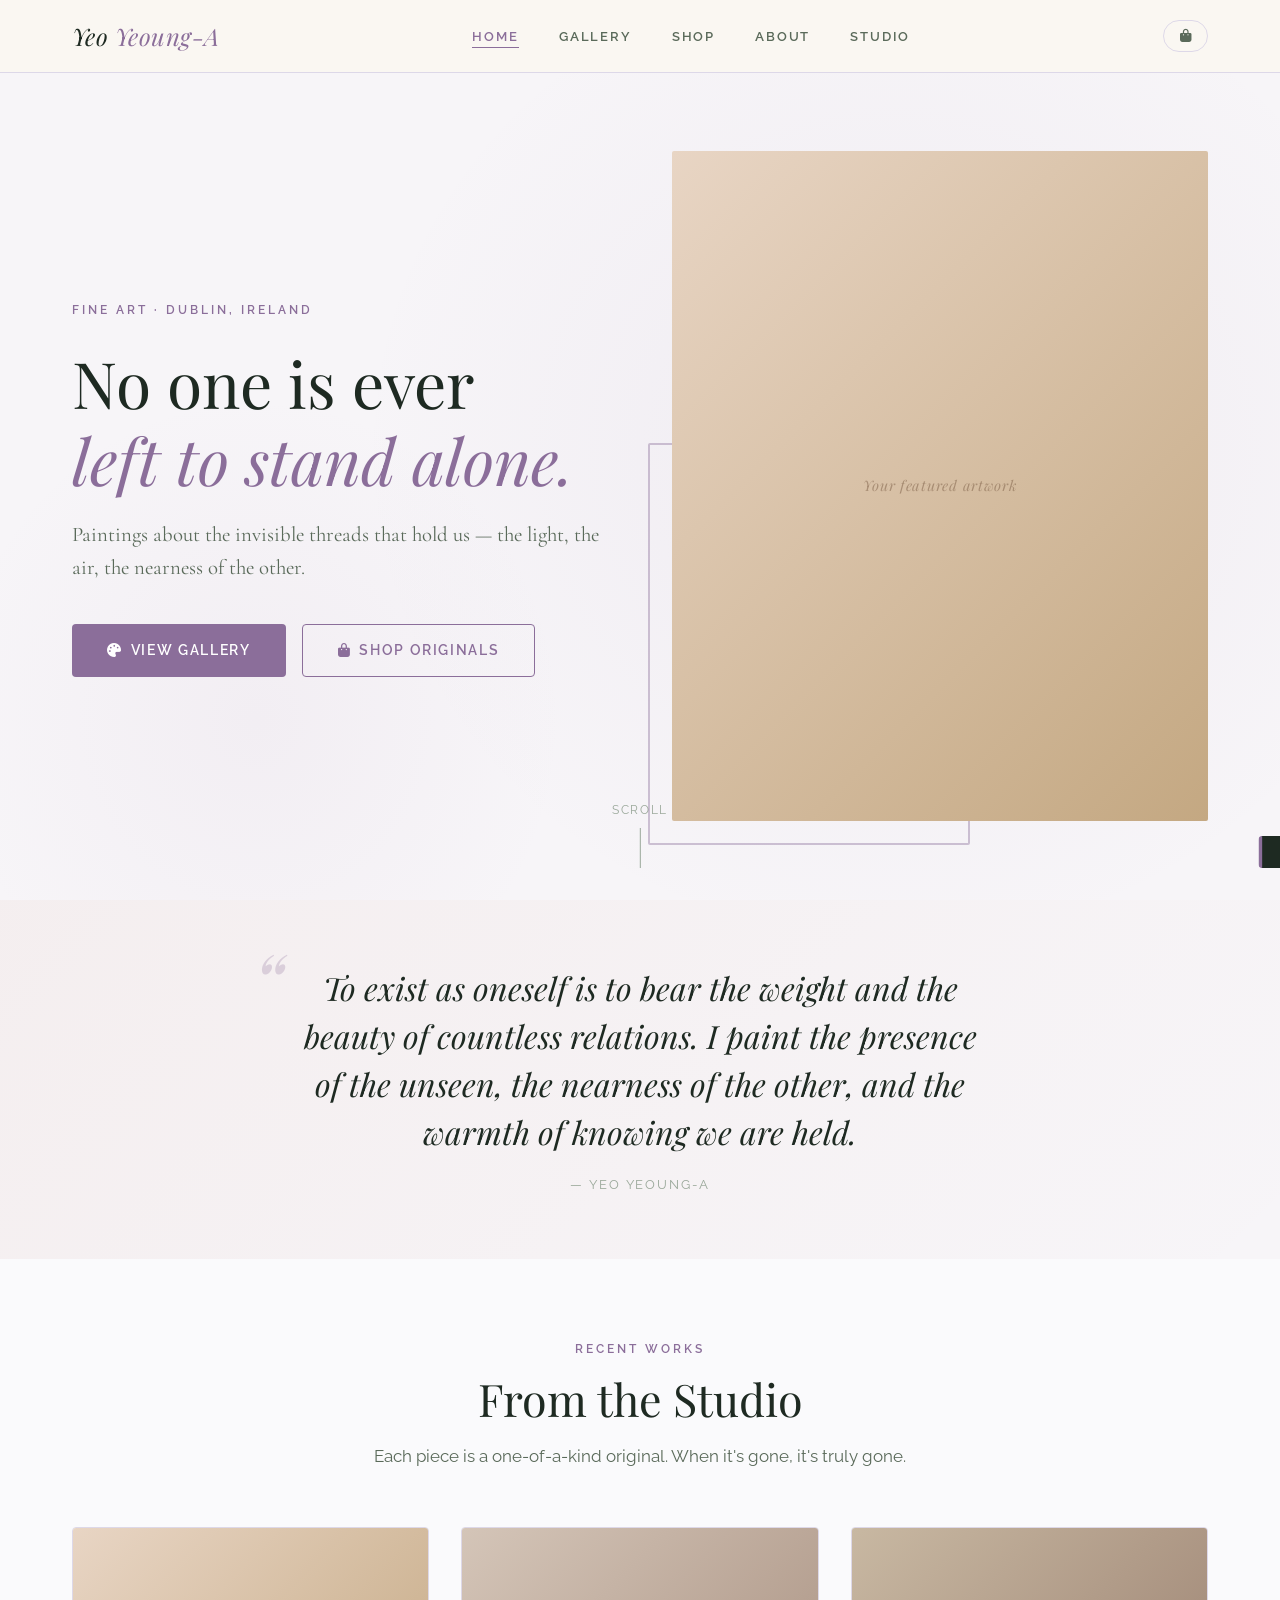
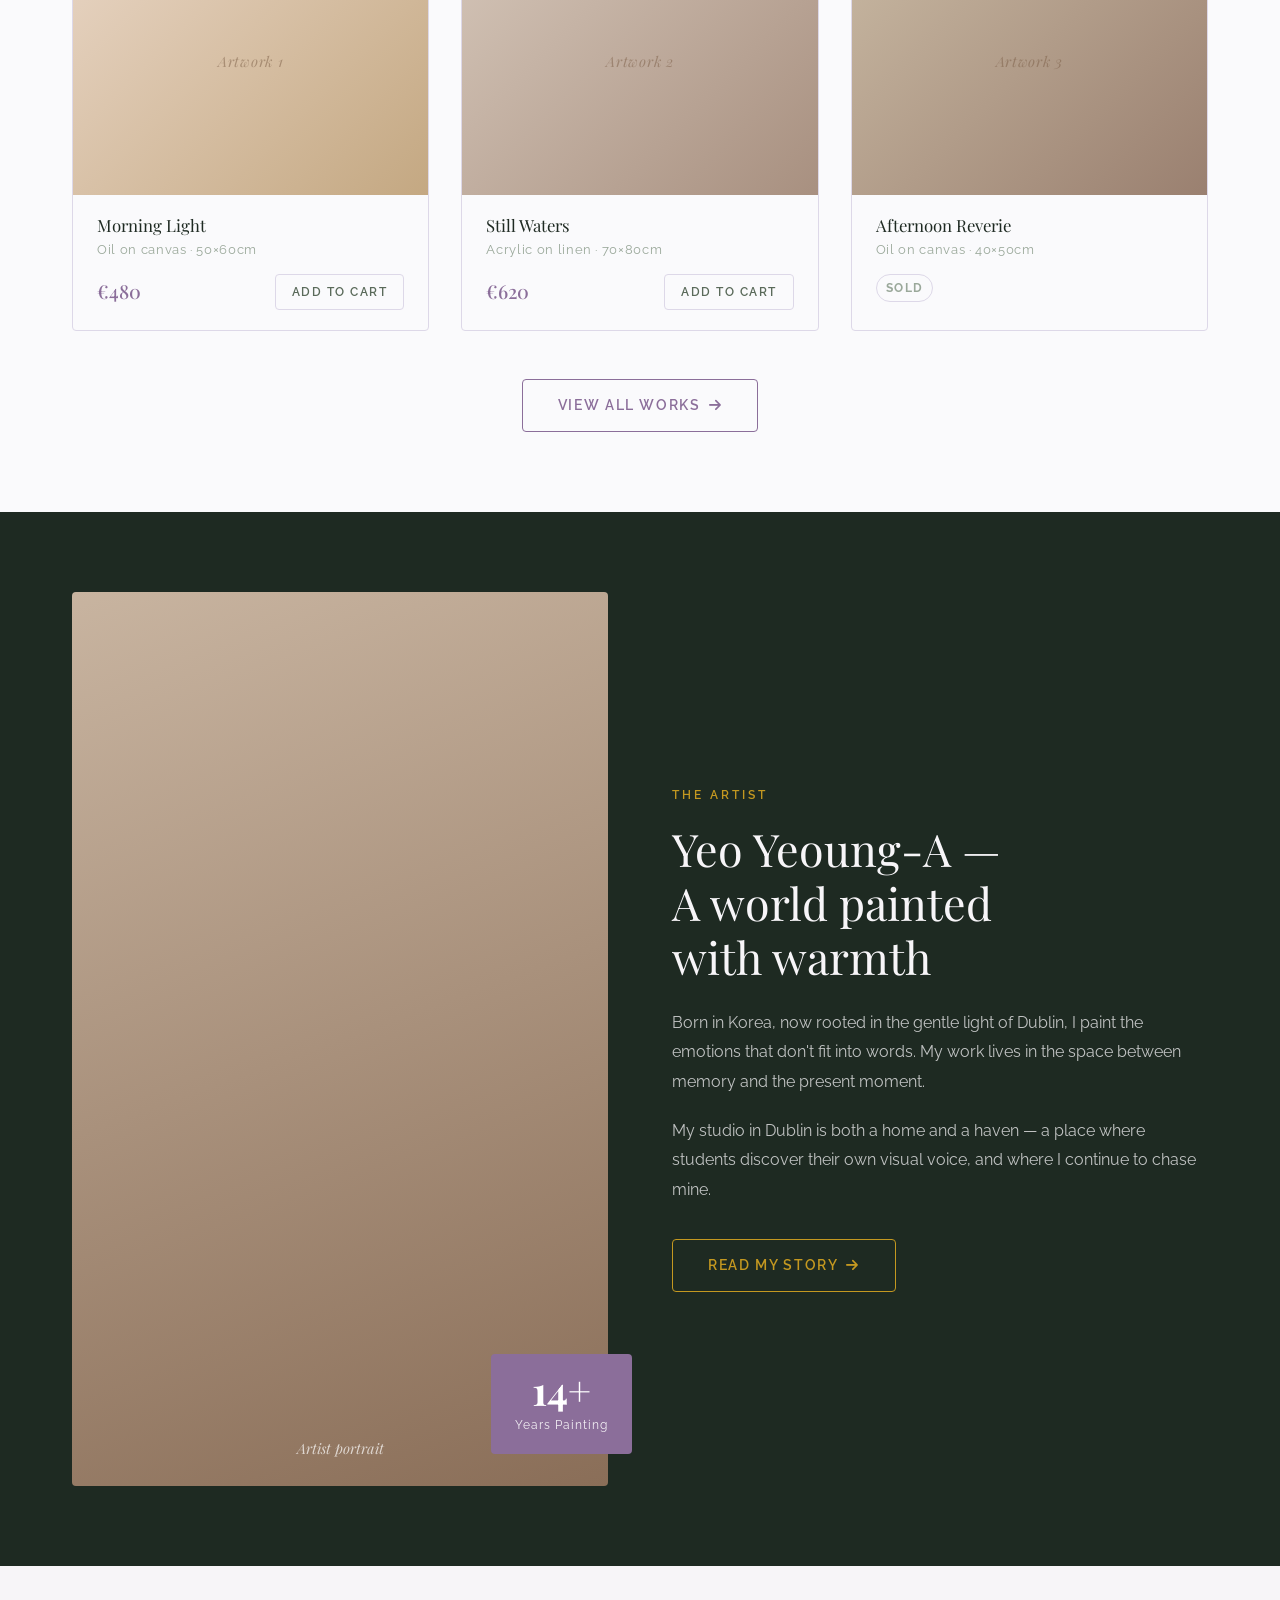
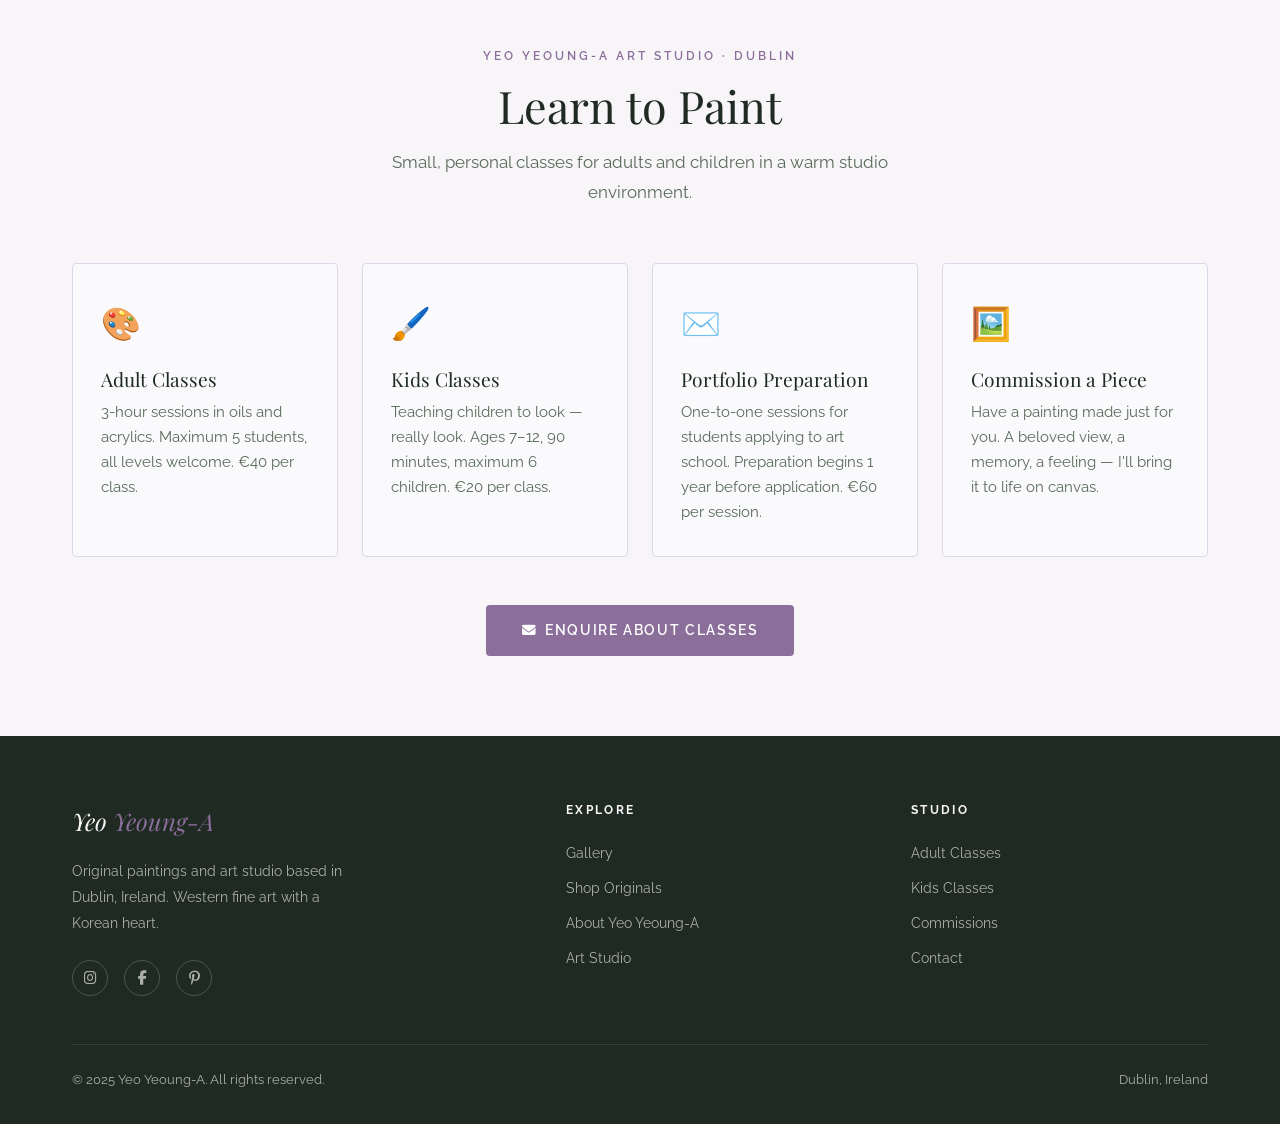
<file: index.html>
<!DOCTYPE html>
<html lang="en">
<head>
  <meta charset="UTF-8">
  <meta name="viewport" content="width=device-width, initial-scale=1.0">
  <title>Yeo Yeoung-A | Artist & Art Studio · Dublin</title>
  <meta name="description" content="Original paintings by Yeo Yeoung-A — Western fine art from Dublin. Browse the gallery, shop originals, and join the studio.">
  <link rel="preconnect" href="https://fonts.googleapis.com">
  <link rel="stylesheet" href="css/style.css">
  <!-- Font Awesome for icons -->
  <link rel="stylesheet" href="https://cdnjs.cloudflare.com/ajax/libs/font-awesome/6.5.0/css/all.min.css">
  <style>
    /* ---- Home-specific ---- */
    .intro-quote {
      padding: 4rem 0;
      text-align: center;
      background: linear-gradient(135deg, rgba(196,113,75,0.05) 0%, transparent 100%);
    }
    .intro-quote blockquote {
      font-family: var(--font-serif);
      font-style: italic;
      font-size: clamp(1.3rem, 3vw, 2rem);
      color: var(--brown-dark);
      max-width: 760px;
      margin: 0 auto;
      line-height: 1.5;
      position: relative;
      padding: 0 2rem;
    }
    .intro-quote blockquote::before {
      content: '\201C';
      font-size: 5rem;
      color: var(--terracotta);
      opacity: 0.25;
      position: absolute;
      top: -1.5rem; left: -0.5rem;
      line-height: 1;
    }
    .intro-quote cite {
      display: block;
      font-style: normal;
      font-family: var(--font-sans);
      font-size: 0.82rem;
      letter-spacing: 0.15em;
      text-transform: uppercase;
      color: var(--brown-light);
      margin-top: 1.2rem;
    }
    /* Placeholder artwork images */
    .art-placeholder {
      width: 100%; height: 100%;
      display: flex;
      align-items: center;
      justify-content: center;
      font-family: var(--font-serif);
      font-style: italic;
      font-size: 0.9rem;
      color: rgba(122,92,68,0.5);
      letter-spacing: 0.05em;
      text-align: center;
      padding: 1rem;
    }
    .ap-1 { background: linear-gradient(135deg, #E8D5C4 0%, #C4A882 100%); }
    .ap-2 { background: linear-gradient(135deg, #D4C5B8 0%, #A89080 100%); }
    .ap-3 { background: linear-gradient(135deg, #C8B8A2 0%, #9A8070 100%); }
    .ap-4 { background: linear-gradient(135deg, #DDD0C4 0%, #B8A090 100%); }
    .ap-5 { background: linear-gradient(145deg, #E4D8CC 0%, #C0A888 100%); }
    .ap-6 { background: linear-gradient(145deg, #D8CCBE 0%, #B09878 100%); }
    .artist-placeholder {
      width: 100%; aspect-ratio: 3/5;
      background: linear-gradient(160deg, #C8B4A0 0%, #8A6E58 100%);
      display: flex; align-items: flex-end; justify-content: center;
      border-radius: var(--radius);
      overflow: hidden;
      font-family: var(--font-serif);
      font-style: italic;
      color: rgba(255,255,255,0.7);
      font-size: 0.9rem;
      padding-bottom: 1.5rem;
    }

    /* Upload area indicator */
    .upload-note {
      background: rgba(196,113,75,0.08);
      border: 2px dashed var(--terracotta);
      border-radius: var(--radius);
      padding: 1rem 1.5rem;
      font-size: 0.85rem;
      color: var(--terracotta);
      text-align: center;
      margin-top: 2rem;
      display: flex;
      align-items: center;
      gap: 0.5rem;
      justify-content: center;
    }
  </style>
</head>
<body>

<!-- ===== NAVIGATION ===== -->
<nav class="site-nav">
  <div class="nav-inner">
    <a href="index.html" class="nav-logo">Yeo <span>Yeoung-A</span></a>

    <ul class="nav-links">
      <li><a href="index.html" class="active">Home</a></li>
      <li><a href="gallery.html">Gallery</a></li>
      <li><a href="shop.html">Shop</a></li>
      <li><a href="about.html">About</a></li>
      <li><a href="about.html#studio">Studio</a></li>
    </ul>

    <div class="nav-actions">
      <a href="shop.html" class="cart-btn">
        <i class="fa-solid fa-bag-shopping"></i>
        <span class="cart-count hidden">0</span>
      </a>
      <button class="nav-toggle" aria-label="Menu">
        <span></span><span></span><span></span>
      </button>
    </div>
  </div>
</nav>

<!-- ===== HERO ===== -->
<section class="hero">
  <div class="hero-bg"></div>

  <div class="hero-content">
    <div class="hero-text">
      <span class="eyebrow">Fine Art · Dublin, Ireland</span>
      <h1>No one is ever<br><em>left to stand alone.</em></h1>
      <p class="hero-tagline">
        Paintings about the invisible threads that hold us —
        the light, the air, the nearness of the other.
      </p>
      <div class="hero-actions">
        <a href="gallery.html" class="btn btn-primary">
          <i class="fa-solid fa-palette"></i> View Gallery
        </a>
        <a href="shop.html" class="btn btn-outline">
          <i class="fa-solid fa-bag-shopping"></i> Shop Originals
        </a>
      </div>
    </div>

    <div class="hero-image">
      <div class="hero-image-frame">
        <!-- Replace src with your featured artwork image -->
        <div class="art-placeholder ap-1" style="aspect-ratio:4/5;">
          Your featured artwork
        </div>
      </div>
      <div class="hero-image-accent"></div>
    </div>
  </div>

  <div class="hero-scroll">
    <span>Scroll</span>
  </div>
</section>

<!-- ===== QUOTE ===== -->
<div class="intro-quote">
  <blockquote>
    To exist as oneself is to bear the weight and the beauty of countless relations.
    I paint the presence of the unseen, the nearness of the other,
    and the warmth of knowing we are held.
    <cite>— Yeo Yeoung-A</cite>
  </blockquote>
</div>

<!-- ===== FEATURED WORKS ===== -->
<section class="section" style="background: var(--warm-white);">
  <div class="container">
    <div class="section-heading">
      <span class="eyebrow">Recent Works</span>
      <h2>From the Studio</h2>
      <p>Each piece is a one-of-a-kind original. When it's gone, it's truly gone.</p>
    </div>

    <div class="works-grid">
      <!-- Work 1 -->
      <div class="work-card">
        <div class="work-card-image">
          <div class="art-placeholder ap-1">Artwork 1</div>
          <div class="work-card-overlay">
            <button class="overlay-btn" onclick="location.href='gallery.html'" title="View in Gallery">
              <i class="fa-solid fa-expand"></i>
            </button>
            <button class="overlay-btn" onclick="Cart.add({id:'w1',title:'Morning Light',price:'480',image:''})" title="Add to Cart">
              <i class="fa-solid fa-bag-shopping"></i>
            </button>
          </div>
        </div>
        <div class="work-card-info">
          <h4>Morning Light</h4>
          <p class="medium">Oil on canvas · 50×60cm</p>
          <div class="work-card-price">
            <span class="price">€480</span>
            <a href="shop.html" class="btn btn-ghost" style="padding:0.4rem 1rem;font-size:0.78rem;">Add to Cart</a>
          </div>
        </div>
      </div>

      <!-- Work 2 -->
      <div class="work-card">
        <div class="work-card-image">
          <div class="art-placeholder ap-2">Artwork 2</div>
          <div class="work-card-overlay">
            <button class="overlay-btn" onclick="location.href='gallery.html'" title="View in Gallery">
              <i class="fa-solid fa-expand"></i>
            </button>
            <button class="overlay-btn" onclick="Cart.add({id:'w2',title:'Still Waters',price:'620',image:''})" title="Add to Cart">
              <i class="fa-solid fa-bag-shopping"></i>
            </button>
          </div>
        </div>
        <div class="work-card-info">
          <h4>Still Waters</h4>
          <p class="medium">Acrylic on linen · 70×80cm</p>
          <div class="work-card-price">
            <span class="price">€620</span>
            <a href="shop.html" class="btn btn-ghost" style="padding:0.4rem 1rem;font-size:0.78rem;">Add to Cart</a>
          </div>
        </div>
      </div>

      <!-- Work 3 -->
      <div class="work-card">
        <div class="work-card-image">
          <div class="art-placeholder ap-3">Artwork 3</div>
          <div class="work-card-overlay">
            <button class="overlay-btn" onclick="location.href='gallery.html'" title="View in Gallery">
              <i class="fa-solid fa-expand"></i>
            </button>
          </div>
        </div>
        <div class="work-card-info">
          <h4>Afternoon Reverie</h4>
          <p class="medium">Oil on canvas · 40×50cm</p>
          <div class="work-card-price">
            <span class="sold-badge">Sold</span>
          </div>
        </div>
      </div>
    </div>

    <div class="text-center mt-3">
      <a href="gallery.html" class="btn btn-outline">
        View All Works <i class="fa-solid fa-arrow-right"></i>
      </a>
    </div>
  </div>
</section>

<!-- ===== ABOUT STRIP ===== -->
<section class="about-strip">
  <div class="container">
    <div class="about-strip-inner">
      <div class="about-strip-image">
        <!-- Replace with your photo -->
        <div class="artist-placeholder">Artist portrait</div>
        <div class="about-strip-image-badge">
          <span class="num">14+</span>
          <span class="label">Years Painting</span>
        </div>
      </div>

      <div class="about-strip-text">
        <span class="eyebrow">The Artist</span>
        <h2>Yeo Yeoung-A —<br>A world painted<br>with warmth</h2>
        <p>
          Born in Korea, now rooted in the gentle light of Dublin, I paint the
          emotions that don't fit into words. My work lives in the space between
          memory and the present moment.
        </p>
        <p>
          My studio in Dublin is both a home and a haven — a place where students
          discover their own visual voice, and where I continue to chase mine.
        </p>
        <a href="about.html" class="btn btn-outline">
          Read My Story <i class="fa-solid fa-arrow-right"></i>
        </a>
      </div>
    </div>
  </div>
</section>

<!-- ===== STUDIO & CLASSES ===== -->
<section class="section">
  <div class="container">
    <div class="section-heading">
      <span class="eyebrow">Yeo Yeoung-A Art Studio · Dublin</span>
      <h2>Learn to Paint</h2>
      <p>Small, personal classes for adults and children in a warm studio environment.</p>
    </div>

    <div class="classes-grid">
      <div class="class-card">
        <div class="class-icon">🎨</div>
        <h4>Adult Classes</h4>
        <p>
          3-hour sessions in oils and acrylics. Maximum 5 students, all levels welcome.
          €40 per class.
        </p>
      </div>
      <div class="class-card">
        <div class="class-icon">🖌️</div>
        <h4>Kids Classes</h4>
        <p>
          Teaching children to look — really look. Ages 7–12, 90 minutes,
          maximum 6 children. €20 per class.
        </p>
      </div>
      <div class="class-card">
        <div class="class-icon">✉️</div>
        <h4>Portfolio Preparation</h4>
        <p>
          One-to-one sessions for students applying to art school.
          Preparation begins 1 year before application. €60 per session.
        </p>
      </div>
      <div class="class-card">
        <div class="class-icon">🖼️</div>
        <h4>Commission a Piece</h4>
        <p>
          Have a painting made just for you. A beloved view, a memory,
          a feeling — I'll bring it to life on canvas.
        </p>
      </div>
    </div>

    <div class="text-center mt-3">
      <a href="about.html#studio" class="btn btn-primary">
        <i class="fa-solid fa-envelope"></i> Enquire About Classes
      </a>
    </div>
  </div>
</section>

<!-- ===== FOOTER ===== -->
<footer class="site-footer">
  <div class="container">
    <div class="footer-inner">
      <div class="footer-brand">
        <a href="index.html" class="logo">Yeo <span>Yeoung-A</span></a>
        <p>
          Original paintings and art studio based in Dublin, Ireland.
          Western fine art with a Korean heart.
        </p>
        <div class="social-links" style="margin-top:1.5rem;">
          <a href="#" aria-label="Instagram"><i class="fa-brands fa-instagram"></i></a>
          <a href="#" aria-label="Facebook"><i class="fa-brands fa-facebook-f"></i></a>
          <a href="#" aria-label="Pinterest"><i class="fa-brands fa-pinterest-p"></i></a>
        </div>
      </div>

      <div class="footer-col">
        <h5>Explore</h5>
        <a href="gallery.html">Gallery</a>
        <a href="shop.html">Shop Originals</a>
        <a href="about.html">About Yeo Yeoung-A</a>
        <a href="about.html#studio">Art Studio</a>
      </div>

      <div class="footer-col">
        <h5>Studio</h5>
        <a href="about.html#studio">Adult Classes</a>
        <a href="about.html#studio">Kids Classes</a>
        <a href="about.html#commission">Commissions</a>
        <a href="about.html#contact">Contact</a>
      </div>
    </div>

    <div class="footer-bottom">
      <span>© 2025 Yeo Yeoung-A. All rights reserved.</span>
      <span>Dublin, Ireland</span>
    </div>
  </div>
</footer>

<!-- Toast -->
<div class="toast"></div>

<script src="js/cart.js"></script>
</body>
</html>
</file>
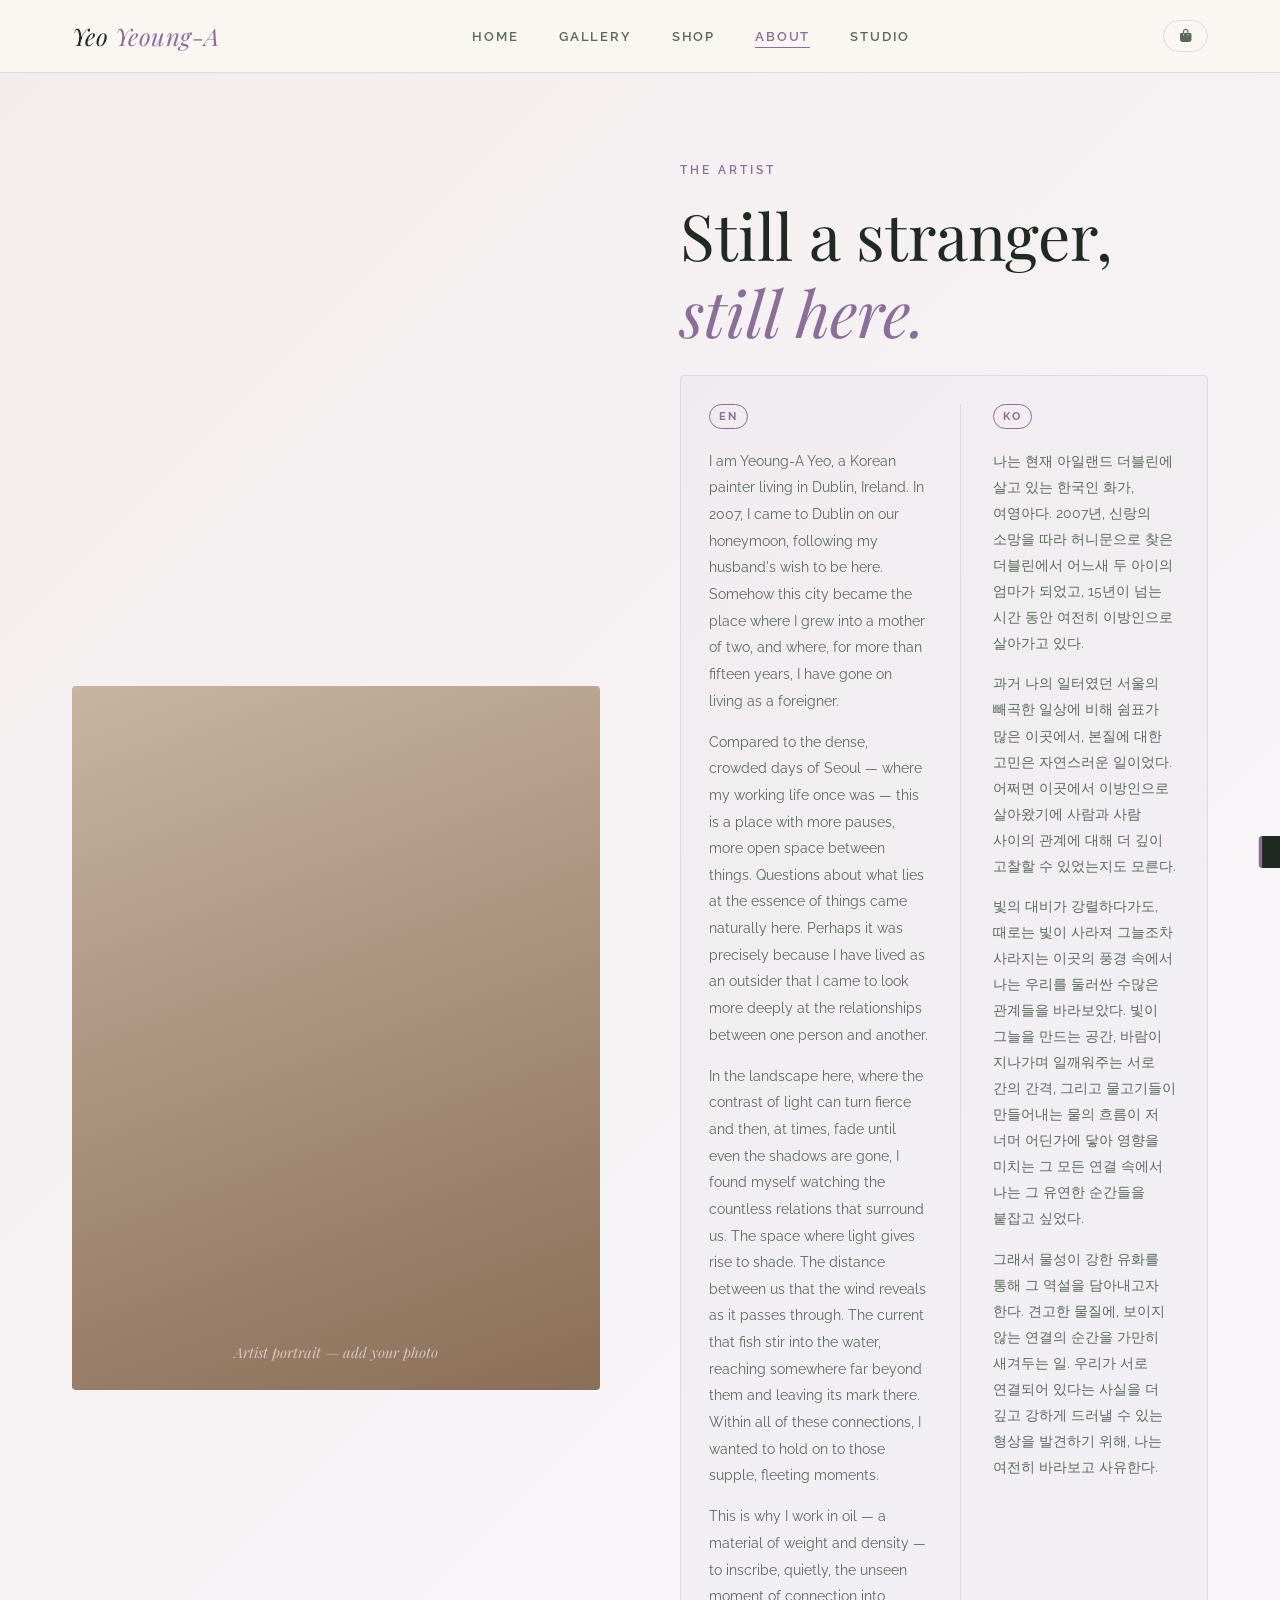
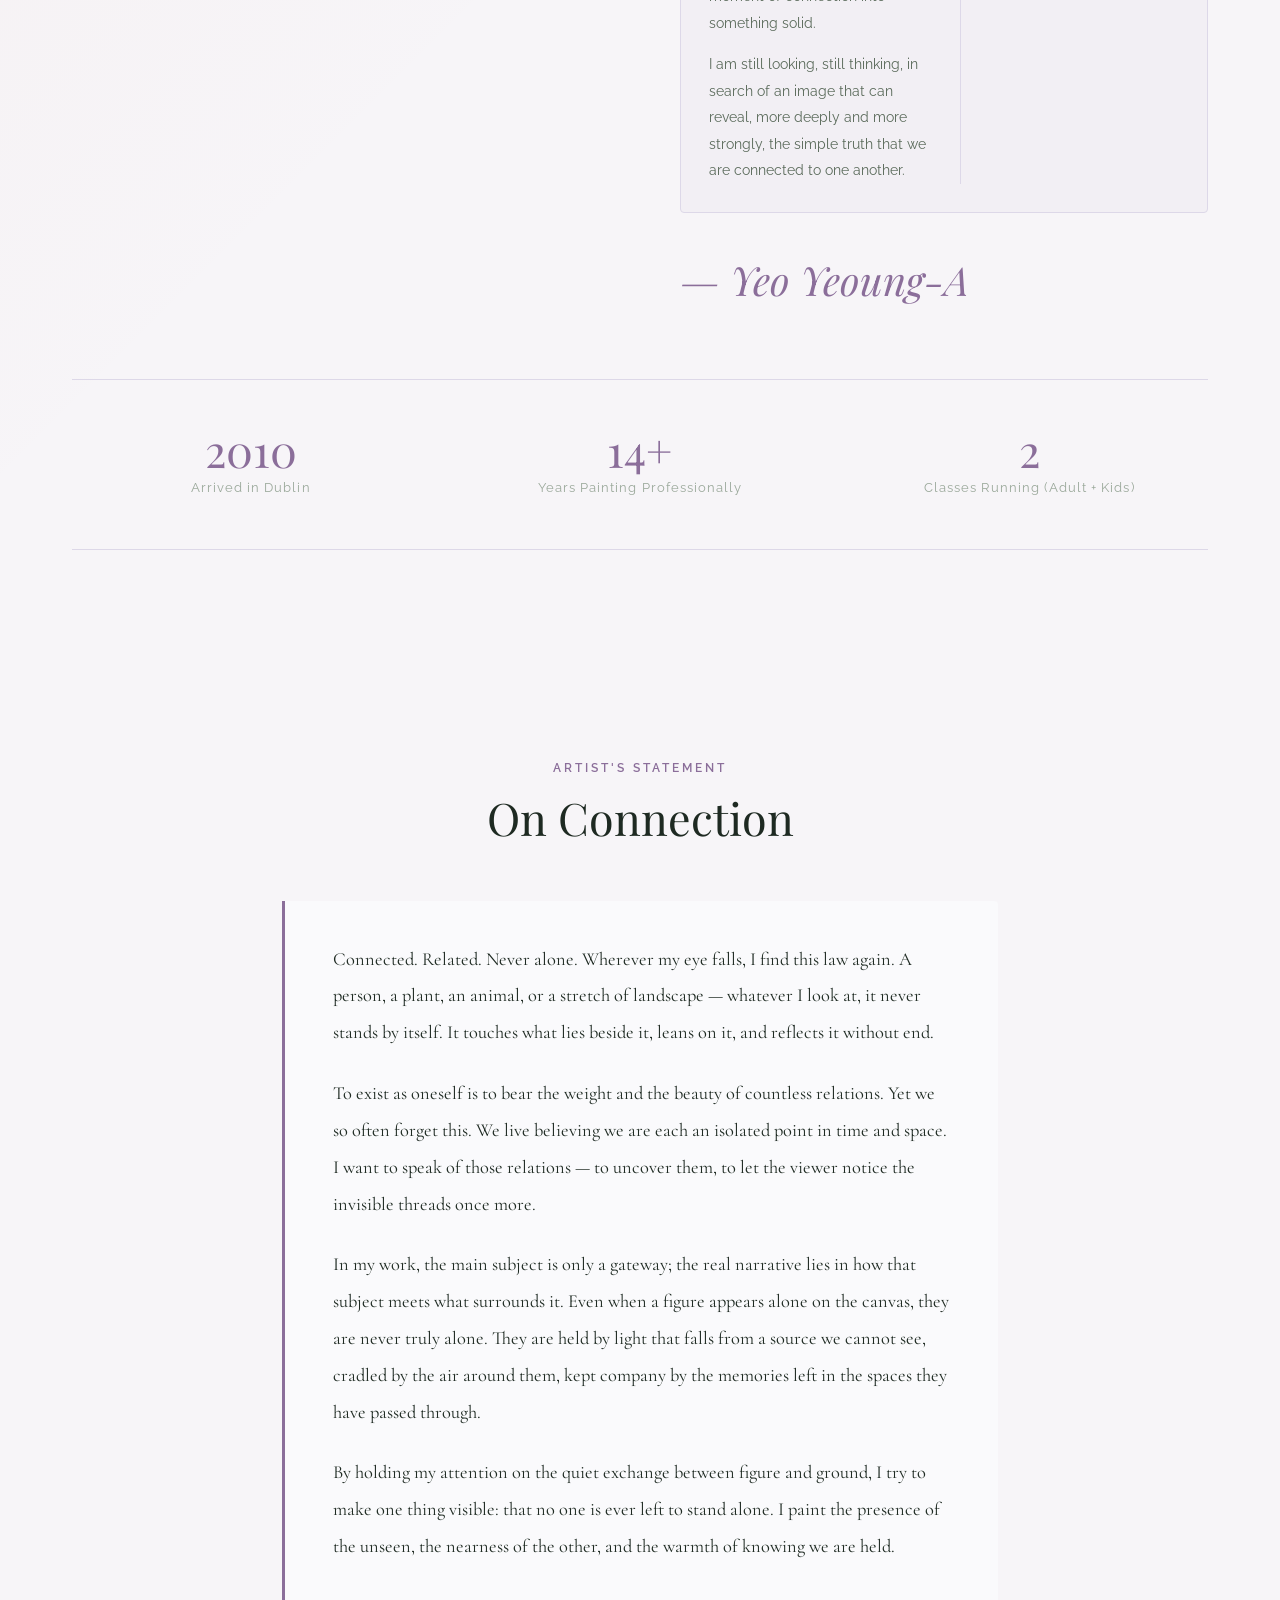
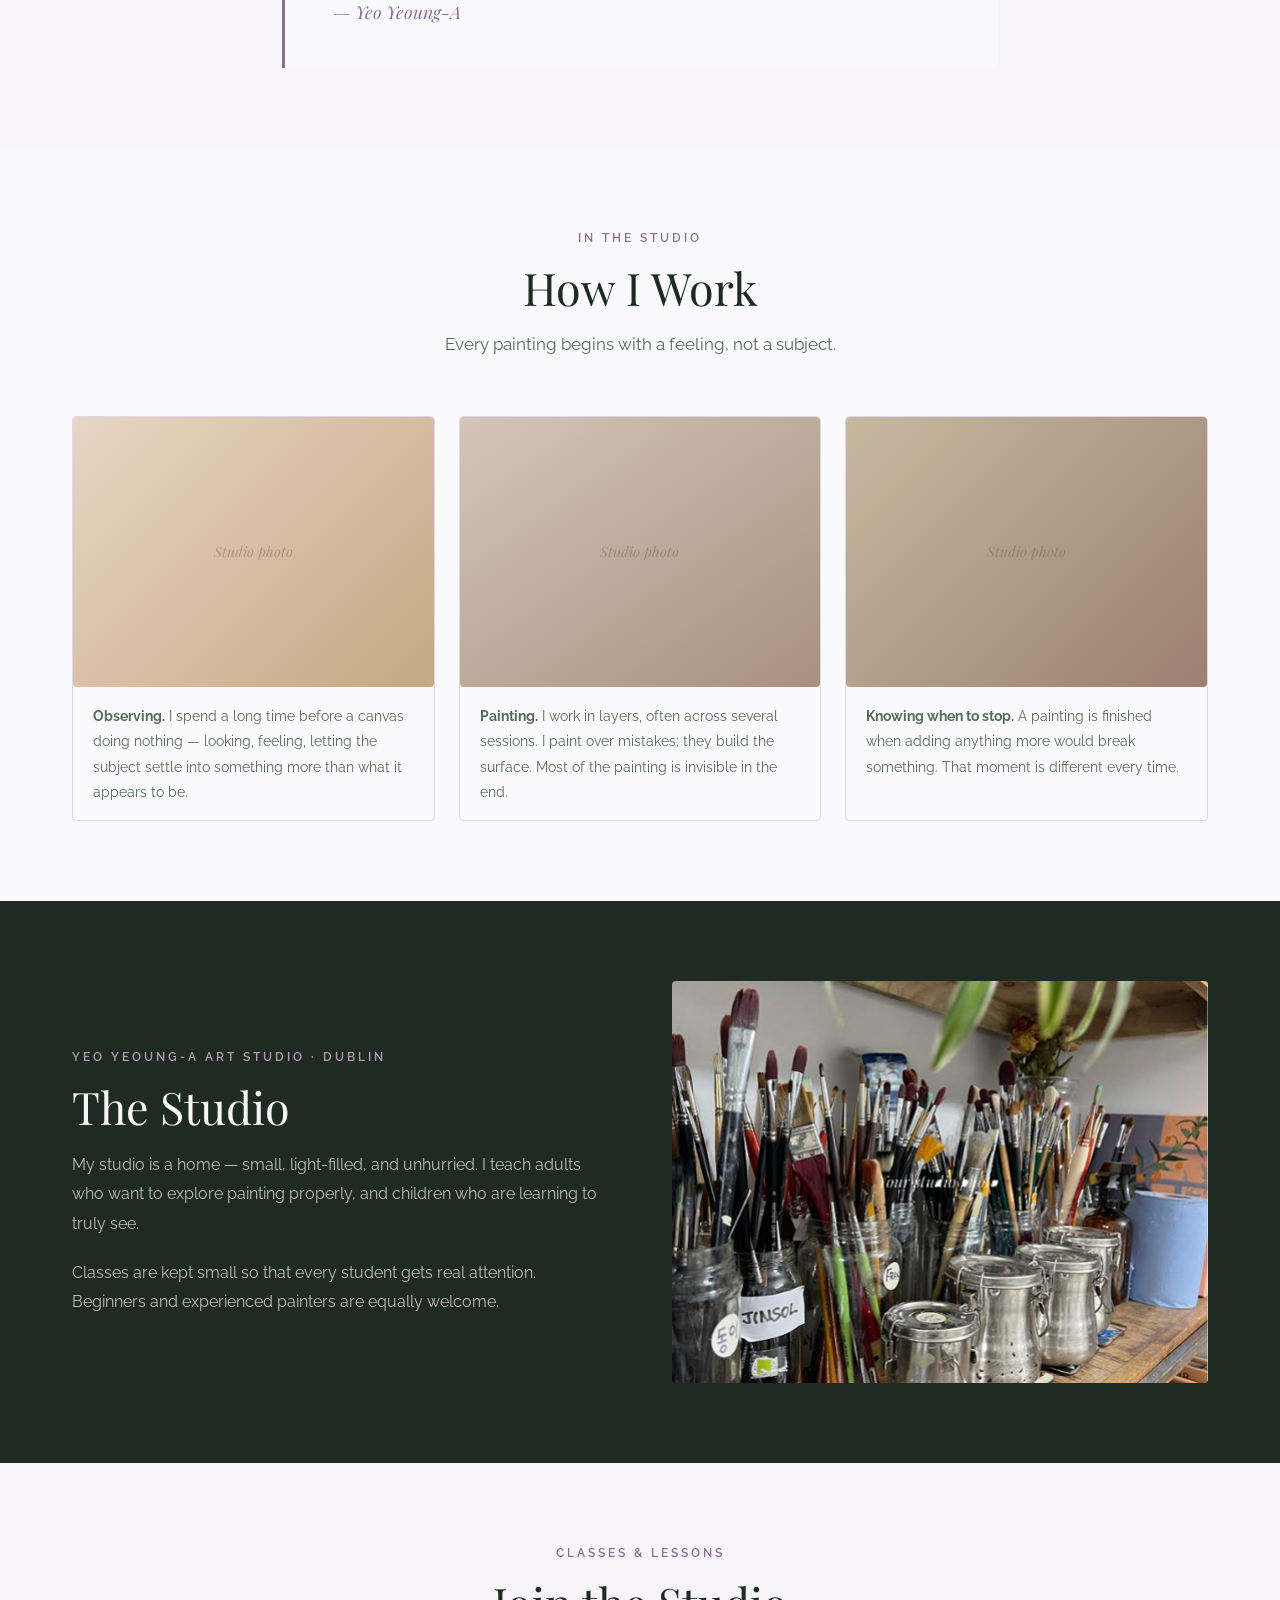
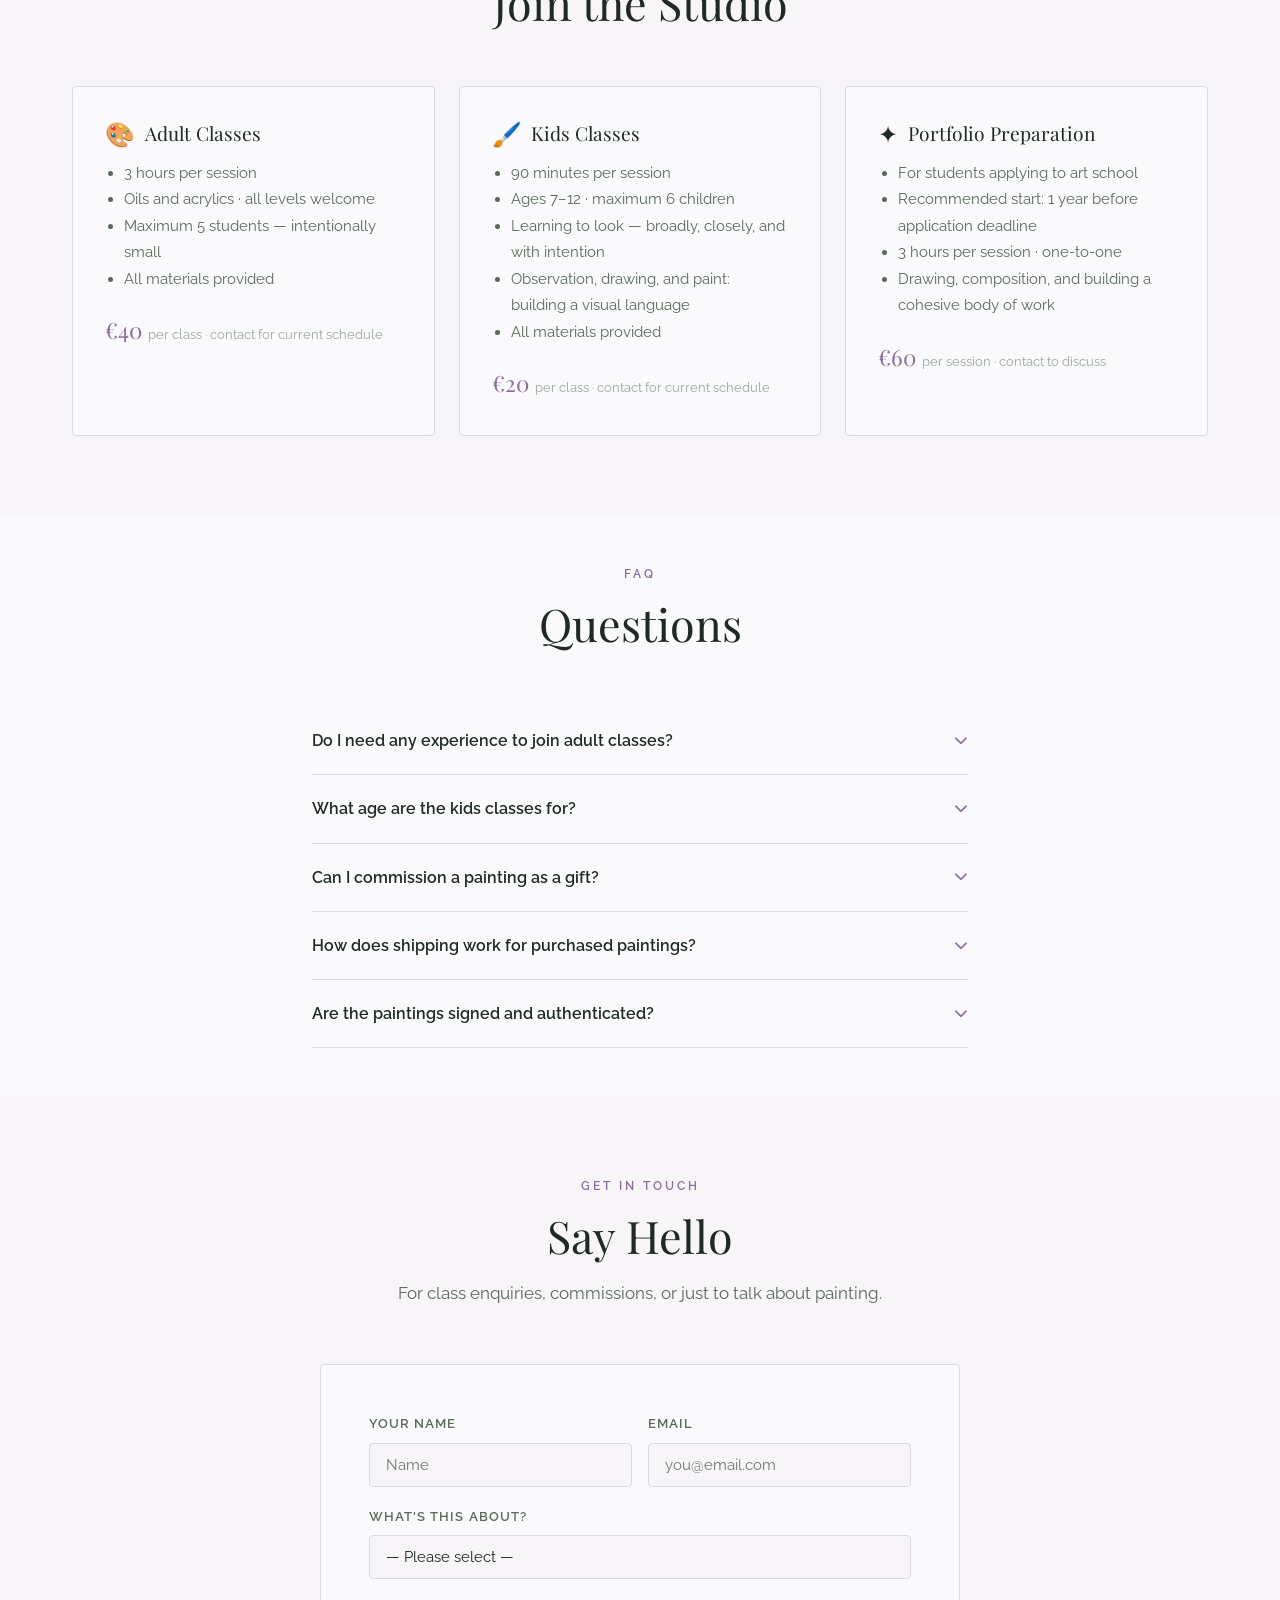
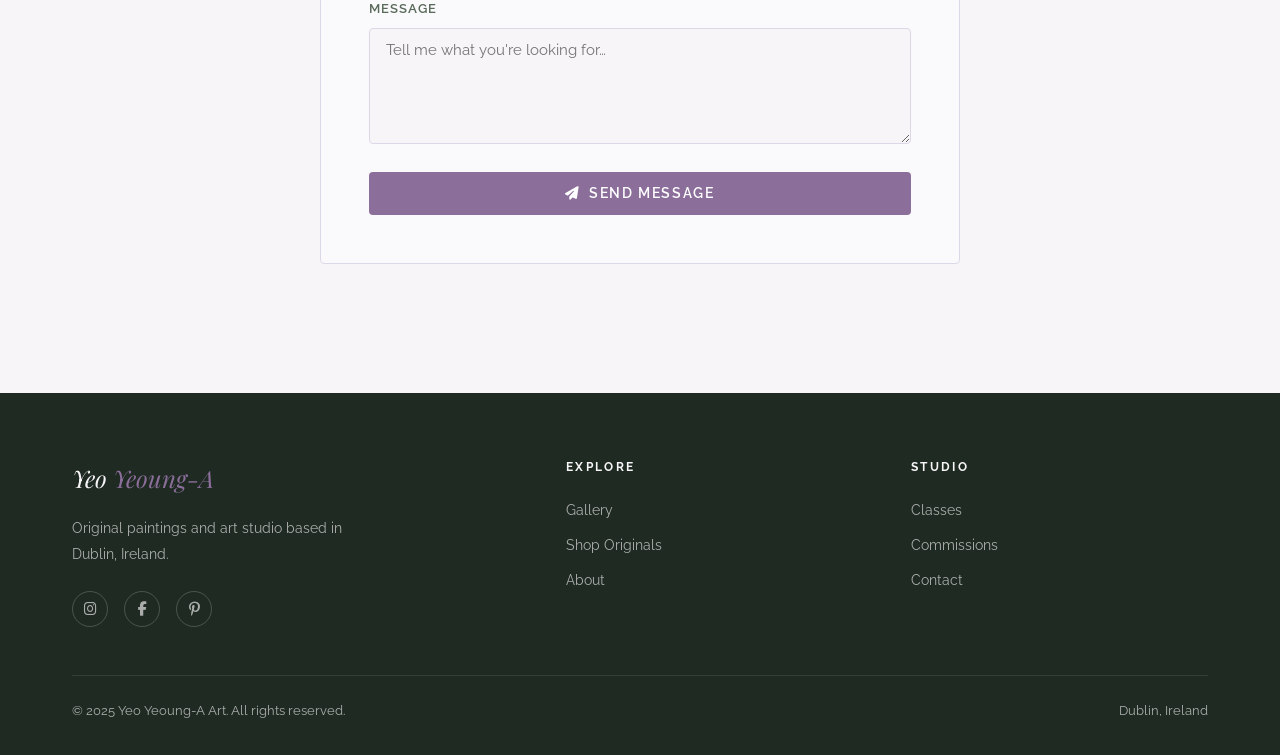
<file: about.html>
<!DOCTYPE html>
<html lang="en">
<head>
  <meta charset="UTF-8">
  <meta name="viewport" content="width=device-width, initial-scale=1.0">
  <title>About · Yeo Yeoung-A Art</title>
  <meta name="description" content="The story of Yeo Yeoung-A — Korean artist, Dublin resident, and founder of Yeo Yeoung-A Art Studio.">
  <link rel="preconnect" href="https://fonts.googleapis.com">
  <link rel="stylesheet" href="css/style.css">
  <link rel="stylesheet" href="https://cdnjs.cloudflare.com/ajax/libs/font-awesome/6.5.0/css/all.min.css">
  <style>
    .portrait-placeholder {
      width:100%; aspect-ratio:3/4;
      background:linear-gradient(160deg,#C8B4A0 0%,#8A6E58 100%);
      border-radius:var(--radius);
      display:flex; align-items:flex-end; justify-content:center;
      padding-bottom:1.5rem;
      font-family:var(--font-serif); font-style:italic;
      color:rgba(255,255,255,0.6); font-size:0.9rem;
    }
    .process-img-placeholder {
      width:100%; aspect-ratio:4/3;
      border-radius:var(--radius);
      display:flex; align-items:center; justify-content:center;
      font-family:var(--font-serif); font-style:italic;
      color:rgba(122,92,68,0.45); font-size:0.88rem;
    }
    .pi-1{background:linear-gradient(135deg,#E8D5C4,#C4A882);}
    .pi-2{background:linear-gradient(145deg,#D4C5B8,#A89080);}
    .pi-3{background:linear-gradient(135deg,#C8B8A2,#9A8070);}

    /* Bilingual bio */
    .bio-bilingual {
      display: grid;
      grid-template-columns: 1fr 1fr;
      gap: 2rem;
      margin: 1.5rem 0 2rem;
      padding: 1.75rem;
      background: rgba(139,110,154,0.04);
      border: 1px solid var(--border);
      border-radius: var(--radius);
    }
    .bio-lang {
      display: flex;
      flex-direction: column;
      gap: 0.9rem;
    }
    .bio-lang-tag {
      display: inline-block;
      font-size: 0.68rem;
      font-weight: 700;
      letter-spacing: 0.2em;
      color: var(--terracotta);
      border: 1.5px solid var(--terracotta);
      padding: 0.15rem 0.55rem;
      border-radius: 2rem;
      margin-bottom: 0.25rem;
      width: fit-content;
    }
    .bio-lang p {
      font-size: 0.9rem;
      color: var(--brown-mid);
      line-height: 1.85;
    }
    [lang="ko"] p {
      font-size: 0.88rem;
      word-break: keep-all;
    }
    .bio-lang + .bio-lang {
      border-left: 1px solid var(--border);
      padding-left: 2rem;
    }
    @media (max-width: 768px) {
      .bio-bilingual {
        grid-template-columns: 1fr;
      }
      .bio-lang + .bio-lang {
        border-left: none;
        border-top: 1px solid var(--border);
        padding-left: 0;
        padding-top: 1.5rem;
      }
    }

    .process-grid {
      display:grid;
      grid-template-columns:repeat(auto-fill,minmax(280px,1fr));
      gap:1.5rem;
      margin-top:2rem;
    }
    .process-card {
      border-radius:var(--radius);
      overflow:hidden;
      border:1px solid var(--border);
    }
    .process-card p {
      padding:1rem 1.25rem;
      font-size:0.9rem;
      color:var(--brown-mid);
    }

    .studio-hero {
      background: var(--brown-dark);
      padding: 5rem 0;
    }
    .studio-hero-inner {
      display:grid;
      grid-template-columns:1fr 1fr;
      gap:4rem;
      align-items:center;
    }
    .studio-hero h2 { color:var(--cream); margin-bottom:1rem; }
    .studio-hero .eyebrow {
      font-size:0.75rem; font-weight:600; letter-spacing:0.25em;
      text-transform:uppercase; color:var(--dusty-rose);
      display:block; margin-bottom:0.75rem;
    }
    .studio-hero p { color:rgba(250,247,242,0.72); line-height:1.85; }
    .studio-main-img {
      width:100%; aspect-ratio:4/3;
      object-fit:cover;
      border-radius:var(--radius);
      display:block;
    }
    .studio-placeholder {
      width:100%; aspect-ratio:4/3;
      background:linear-gradient(135deg,#5A4535,#3D2B1F);
      border-radius:var(--radius);
      display:flex; align-items:center; justify-content:center;
      color:rgba(250,247,242,0.3);
      font-family:var(--font-serif); font-style:italic;
    }

    .class-detail {
      border:1.5px solid var(--border);
      border-radius:var(--radius);
      padding:2rem;
      background:var(--warm-white);
    }
    .class-detail h4 {
      display:flex; align-items:center; gap:0.6rem;
      margin-bottom:0.75rem;
    }
    .class-detail ul {
      list-style: disc;
      padding-left:1.2rem;
      color:var(--brown-mid);
      font-size:0.92rem;
      line-height:1.8;
    }
    .class-detail .price-tag {
      margin-top:1.2rem;
      font-family:var(--font-serif);
      font-size:1.4rem;
      color:var(--terracotta);
    }
    .class-detail .price-tag small {
      font-family:var(--font-sans);
      font-size:0.8rem;
      color:var(--brown-light);
    }

    .faq-item {
      border-bottom:1px solid var(--border);
      padding:1.5rem 0;
    }
    .faq-item h4 {
      font-size:1rem; font-family:var(--font-sans); font-weight:600;
      color:var(--brown-dark); cursor:pointer;
      display:flex; justify-content:space-between; align-items:center;
    }
    .faq-item p {
      color:var(--brown-mid); font-size:0.92rem; line-height:1.8;
      margin-top:0.75rem; display:none;
    }
    .faq-item.open p { display:block; }
    .faq-item h4 i { transition:transform 0.3s; font-size:0.85rem; color:var(--terracotta); }
    .faq-item.open h4 i { transform:rotate(180deg); }

    @media(max-width:768px){
      .studio-hero-inner{grid-template-columns:1fr;}
    }
  </style>
</head>
<body>

<!-- NAVIGATION -->
<nav class="site-nav">
  <div class="nav-inner">
    <a href="index.html" class="nav-logo">Yeo <span>Yeoung-A</span></a>
    <ul class="nav-links">
      <li><a href="index.html">Home</a></li>
      <li><a href="gallery.html">Gallery</a></li>
      <li><a href="shop.html">Shop</a></li>
      <li><a href="about.html" class="active">About</a></li>
      <li><a href="about.html#studio">Studio</a></li>
    </ul>
    <div class="nav-actions">
      <a href="shop.html" class="cart-btn">
        <i class="fa-solid fa-bag-shopping"></i>
        <span class="cart-count hidden">0</span>
      </a>
      <button class="nav-toggle" aria-label="Menu">
        <span></span><span></span><span></span>
      </button>
    </div>
  </div>
</nav>

<!-- ===== ABOUT HERO ===== -->
<section class="about-hero">
  <div class="container">
    <div class="about-hero-inner">
      <div class="about-hero-image">
        <!-- Replace with your portrait photo -->
        <div class="portrait-placeholder">Artist portrait — add your photo</div>
      </div>

      <div class="about-hero-text">
        <span class="eyebrow" style="font-size:0.75rem;font-weight:600;letter-spacing:0.25em;text-transform:uppercase;color:var(--terracotta);display:block;margin-bottom:1rem;">
          The Artist
        </span>
        <h1 style="margin-bottom:1.5rem;">Still a stranger,<br><em style="color:var(--terracotta);">still here.</em></h1>

        <!-- Bilingual bio -->
        <div class="bio-bilingual">

          <!-- English -->
          <div class="bio-lang" lang="en">
            <span class="bio-lang-tag">EN</span>
            <p>I am Yeoung-A Yeo, a Korean painter living in Dublin, Ireland. In 2007, I came to Dublin on our honeymoon, following my husband's wish to be here. Somehow this city became the place where I grew into a mother of two, and where, for more than fifteen years, I have gone on living as a foreigner.</p>
            <p>Compared to the dense, crowded days of Seoul — where my working life once was — this is a place with more pauses, more open space between things. Questions about what lies at the essence of things came naturally here. Perhaps it was precisely because I have lived as an outsider that I came to look more deeply at the relationships between one person and another.</p>
            <p>In the landscape here, where the contrast of light can turn fierce and then, at times, fade until even the shadows are gone, I found myself watching the countless relations that surround us. The space where light gives rise to shade. The distance between us that the wind reveals as it passes through. The current that fish stir into the water, reaching somewhere far beyond them and leaving its mark there. Within all of these connections, I wanted to hold on to those supple, fleeting moments.</p>
            <p>This is why I work in oil — a material of weight and density — to inscribe, quietly, the unseen moment of connection into something solid.</p>
            <p>I am still looking, still thinking, in search of an image that can reveal, more deeply and more strongly, the simple truth that we are connected to one another.</p>
          </div>

          <!-- Korean -->
          <div class="bio-lang" lang="ko">
            <span class="bio-lang-tag">KO</span>
            <p>나는 현재 아일랜드 더블린에 살고 있는 한국인 화가, 여영아다. 2007년, 신랑의 소망을 따라 허니문으로 찾은 더블린에서 어느새 두 아이의 엄마가 되었고, 15년이 넘는 시간 동안 여전히 이방인으로 살아가고 있다.</p>
            <p>과거 나의 일터였던 서울의 빼곡한 일상에 비해 쉼표가 많은 이곳에서, 본질에 대한 고민은 자연스러운 일이었다. 어쩌면 이곳에서 이방인으로 살아왔기에 사람과 사람 사이의 관계에 대해 더 깊이 고찰할 수 있었는지도 모른다.</p>
            <p>빛의 대비가 강렬하다가도, 때로는 빛이 사라져 그늘조차 사라지는 이곳의 풍경 속에서 나는 우리를 둘러싼 수많은 관계들을 바라보았다. 빛이 그늘을 만드는 공간, 바람이 지나가며 일깨워주는 서로 간의 간격, 그리고 물고기들이 만들어내는 물의 흐름이 저 너머 어딘가에 닿아 영향을 미치는 그 모든 연결 속에서 나는 그 유연한 순간들을 붙잡고 싶었다.</p>
            <p>그래서 물성이 강한 유화를 통해 그 역설을 담아내고자 한다. 견고한 물질에, 보이지 않는 연결의 순간을 가만히 새겨두는 일. 우리가 서로 연결되어 있다는 사실을 더 깊고 강하게 드러낼 수 있는 형상을 발견하기 위해, 나는 여전히 바라보고 사유한다.</p>
          </div>

        </div>

        <em class="about-signature">— Yeo Yeoung-A</em>
      </div>
    </div>

    <!-- Stats -->
    <div class="stats-row" style="margin-top:4rem;">
      <div class="stat-item">
        <span class="num">2010</span>
        <span class="label">Arrived in Dublin</span>
      </div>
      <div class="stat-item">
        <span class="num">14+</span>
        <span class="label">Years Painting Professionally</span>
      </div>
      <div class="stat-item">
        <span class="num">2</span>
        <span class="label">Classes Running (Adult + Kids)</span>
      </div>
    </div>
  </div>
</section>

<!-- ===== ARTIST'S STATEMENT ===== -->
<section class="section">
  <div class="container" style="max-width:780px;">
    <div class="section-heading">
      <span class="eyebrow">Artist's Statement</span>
      <h2>On Connection</h2>
    </div>
    <div style="
      background:var(--warm-white);
      border-left:3px solid var(--terracotta);
      padding:2.5rem 3rem;
      border-radius:0 var(--radius) var(--radius) 0;
    ">
      <p style="font-family:var(--font-light);font-size:1.15rem;line-height:2;color:var(--brown-dark);margin-bottom:1.5rem;">
        Connected. Related. Never alone. Wherever my eye falls, I find this law again.
        A person, a plant, an animal, or a stretch of landscape — whatever I look at,
        it never stands by itself. It touches what lies beside it, leans on it,
        and reflects it without end.
      </p>
      <p style="font-family:var(--font-light);font-size:1.15rem;line-height:2;color:var(--brown-dark);margin-bottom:1.5rem;">
        To exist as oneself is to bear the weight and the beauty of countless relations.
        Yet we so often forget this. We live believing we are each an isolated point
        in time and space. I want to speak of those relations — to uncover them,
        to let the viewer notice the invisible threads once more.
      </p>
      <p style="font-family:var(--font-light);font-size:1.15rem;line-height:2;color:var(--brown-dark);margin-bottom:1.5rem;">
        In my work, the main subject is only a gateway; the real narrative lies in how
        that subject meets what surrounds it. Even when a figure appears alone on the canvas,
        they are never truly alone. They are held by light that falls from a source we cannot see,
        cradled by the air around them, kept company by the memories left in the spaces
        they have passed through.
      </p>
      <p style="font-family:var(--font-light);font-size:1.15rem;line-height:2;color:var(--brown-dark);">
        By holding my attention on the quiet exchange between figure and ground,
        I try to make one thing visible: that no one is ever left to stand alone.
        I paint the presence of the unseen, the nearness of the other,
        and the warmth of knowing we are held.
      </p>
      <p style="font-family:var(--font-serif);font-style:italic;font-size:1.1rem;color:var(--terracotta);margin-top:2rem;">
        — Yeo Yeoung-A
      </p>
    </div>
  </div>
</section>

<!-- ===== PROCESS SECTION ===== -->
<section class="section" style="background:var(--warm-white);">
  <div class="container">
    <div class="section-heading">
      <span class="eyebrow">In the Studio</span>
      <h2>How I Work</h2>
      <p>Every painting begins with a feeling, not a subject.</p>
    </div>

    <div class="process-grid">
      <div class="process-card">
        <div class="process-img-placeholder pi-1">Studio photo</div>
        <p><strong>Observing.</strong> I spend a long time before a canvas doing nothing — looking, feeling, letting the subject settle into something more than what it appears to be.</p>
      </div>
      <div class="process-card">
        <div class="process-img-placeholder pi-2">Studio photo</div>
        <p><strong>Painting.</strong> I work in layers, often across several sessions. I paint over mistakes; they build the surface. Most of the painting is invisible in the end.</p>
      </div>
      <div class="process-card">
        <div class="process-img-placeholder pi-3">Studio photo</div>
        <p><strong>Knowing when to stop.</strong> A painting is finished when adding anything more would break something. That moment is different every time.</p>
      </div>
    </div>
  </div>
</section>

<!-- ===== STUDIO SECTION ===== -->
<section class="studio-hero" id="studio">
  <div class="container">
    <div class="studio-hero-inner">
      <div>
        <span class="eyebrow">Yeo Yeoung-A Art Studio · Dublin</span>
        <h2>The Studio</h2>
        <p style="margin-bottom:1.2rem;">
          My studio is a home — small, light-filled, and unhurried.
          I teach adults who want to explore painting properly,
          and children who are learning to truly see.
        </p>
        <p>
          Classes are kept small so that every student gets real attention.
          Beginners and experienced painters are equally welcome.
        </p>
      </div>
      <img src="img/studio-main.jpg.jpg" alt="Yeo Yeoung-A Art Studio — brushes and tools" class="studio-main-img">
    </div>
  </div>
</section>

<!-- CLASS DETAILS -->
<section class="section">
  <div class="container">
    <div class="section-heading">
      <span class="eyebrow">Classes &amp; Lessons</span>
      <h2>Join the Studio</h2>
    </div>

    <div style="display:grid;grid-template-columns:repeat(auto-fill,minmax(280px,1fr));gap:1.5rem;">

      <div class="class-detail">
        <h4><span style="font-size:1.5rem;">🎨</span> Adult Classes</h4>
        <ul>
          <li>3 hours per session</li>
          <li>Oils and acrylics · all levels welcome</li>
          <li>Maximum 5 students — intentionally small</li>
          <li>All materials provided</li>
        </ul>
        <div class="price-tag">€40 <small>per class · contact for current schedule</small></div>
      </div>

      <div class="class-detail">
        <h4><span style="font-size:1.5rem;">🖌️</span> Kids Classes</h4>
        <ul>
          <li>90 minutes per session</li>
          <li>Ages 7–12 · maximum 6 children</li>
          <li>Learning to look — broadly, closely, and with intention</li>
          <li>Observation, drawing, and paint: building a visual language</li>
          <li>All materials provided</li>
        </ul>
        <div class="price-tag">€20 <small>per class · contact for current schedule</small></div>
      </div>

      <div class="class-detail">
        <h4><span style="font-size:1.5rem;">✦</span> Portfolio Preparation</h4>
        <ul>
          <li>For students applying to art school</li>
          <li>Recommended start: 1 year before application deadline</li>
          <li>3 hours per session · one-to-one</li>
          <li>Drawing, composition, and building a cohesive body of work</li>
        </ul>
        <div class="price-tag">€60 <small>per session · contact to discuss</small></div>
      </div>

    </div>
  </div>
</section>

<!-- ===== FAQ ===== -->
<section class="section-sm" style="background:var(--warm-white);">
  <div class="container" style="max-width:720px;">
    <div class="section-heading">
      <span class="eyebrow">FAQ</span>
      <h2>Questions</h2>
    </div>

    <div class="faq-item">
      <h4 onclick="toggleFaq(this)">Do I need any experience to join adult classes? <i class="fa-solid fa-chevron-down"></i></h4>
      <p>None at all. I genuinely enjoy teaching complete beginners — there's nothing to unlearn. You just need curiosity and willingness to be patient with yourself.</p>
    </div>
    <div class="faq-item">
      <h4 onclick="toggleFaq(this)">What age are the kids classes for? <i class="fa-solid fa-chevron-down"></i></h4>
      <p>Ages 7 to 12.</p>
    </div>
    <div class="faq-item">
      <h4 onclick="toggleFaq(this)">Can I commission a painting as a gift? <i class="fa-solid fa-chevron-down"></i></h4>
      <p>Yes. Commissions make wonderful gifts. I take a small number per year. Tell me what you have in mind — a place, a person, a feeling — and we'll discuss from there.</p>
    </div>
    <div class="faq-item">
      <h4 onclick="toggleFaq(this)">How does shipping work for purchased paintings? <i class="fa-solid fa-chevron-down"></i></h4>
      <p>I ship worldwide. Paintings are carefully rolled or boxed, and sent fully insured. Shipping costs are calculated based on destination and size, and confirmed before payment.</p>
    </div>
    <div class="faq-item">
      <h4 onclick="toggleFaq(this)">Are the paintings signed and authenticated? <i class="fa-solid fa-chevron-down"></i></h4>
      <p>Every painting is signed on the back and comes with a handwritten certificate of authenticity, including title, medium, dimensions, and year.</p>
    </div>
  </div>
</section>

<!-- ===== CONTACT / ENQUIRY ===== -->
<section class="section" id="contact">
  <div class="container">
    <div class="section-heading">
      <span class="eyebrow">Get in Touch</span>
      <h2>Say Hello</h2>
      <p>For class enquiries, commissions, or just to talk about painting.</p>
    </div>

    <div class="contact-section">
      <form id="contact-form">
        <div class="form-row">
          <div class="form-group">
            <label>Your Name</label>
            <input type="text" name="name" placeholder="Name" required>
          </div>
          <div class="form-group">
            <label>Email</label>
            <input type="email" name="email" placeholder="you@email.com" required>
          </div>
        </div>
        <div class="form-group">
          <label>What's this about?</label>
          <select name="subject">
            <option value="">— Please select —</option>
            <option value="adult-class">Adult Classes</option>
            <option value="kids-class">Kids Classes</option>
            <option value="private">Private Lessons</option>
            <option value="commission">Commission a Painting</option>
            <option value="purchase">Purchasing a Work</option>
            <option value="other">Something Else</option>
          </select>
        </div>
        <div class="form-group">
          <label>Message</label>
          <textarea name="message" rows="5" placeholder="Tell me what you're looking for…" required></textarea>
        </div>
        <button type="submit" class="btn btn-primary" style="width:100%;justify-content:center;">
          <i class="fa-solid fa-paper-plane"></i> Send Message
        </button>
      </form>
    </div>

    <!-- Commission anchor -->
    <div id="commission" style="padding-top:1px;margin-top:3rem;"></div>
  </div>
</section>

<!-- FOOTER -->
<footer class="site-footer">
  <div class="container">
    <div class="footer-inner">
      <div class="footer-brand">
        <a href="index.html" class="logo">Yeo <span>Yeoung-A</span></a>
        <p>Original paintings and art studio based in Dublin, Ireland.</p>
        <div class="social-links" style="margin-top:1.5rem;">
          <a href="#" aria-label="Instagram"><i class="fa-brands fa-instagram"></i></a>
          <a href="#" aria-label="Facebook"><i class="fa-brands fa-facebook-f"></i></a>
          <a href="#" aria-label="Pinterest"><i class="fa-brands fa-pinterest-p"></i></a>
        </div>
      </div>
      <div class="footer-col">
        <h5>Explore</h5>
        <a href="gallery.html">Gallery</a>
        <a href="shop.html">Shop Originals</a>
        <a href="about.html">About</a>
      </div>
      <div class="footer-col">
        <h5>Studio</h5>
        <a href="#studio">Classes</a>
        <a href="#commission">Commissions</a>
        <a href="#contact">Contact</a>
      </div>
    </div>
    <div class="footer-bottom">
      <span>© 2025 Yeo Yeoung-A Art. All rights reserved.</span>
      <span>Dublin, Ireland</span>
    </div>
  </div>
</footer>

<!-- Toast -->
<div class="toast"></div>

<script src="js/cart.js"></script>
<script>
  function toggleFaq(el) {
    el.closest('.faq-item').classList.toggle('open');
  }
  document.getElementById('contact-form').addEventListener('submit', function(e) {
    e.preventDefault();
    const name = this.querySelector('[name="name"]').value;
    this.innerHTML = `<div style="text-align:center;padding:3rem 1rem;">
      <div style="font-size:3rem;margin-bottom:1rem;">✉️</div>
      <h3 style="margin-bottom:0.75rem;">Thank you, ${name}!</h3>
      <p style="color:var(--brown-mid);">I'll get back to you within 1–2 days.</p>
    </div>`;
  });
</script>
</body>
</html>
</file>
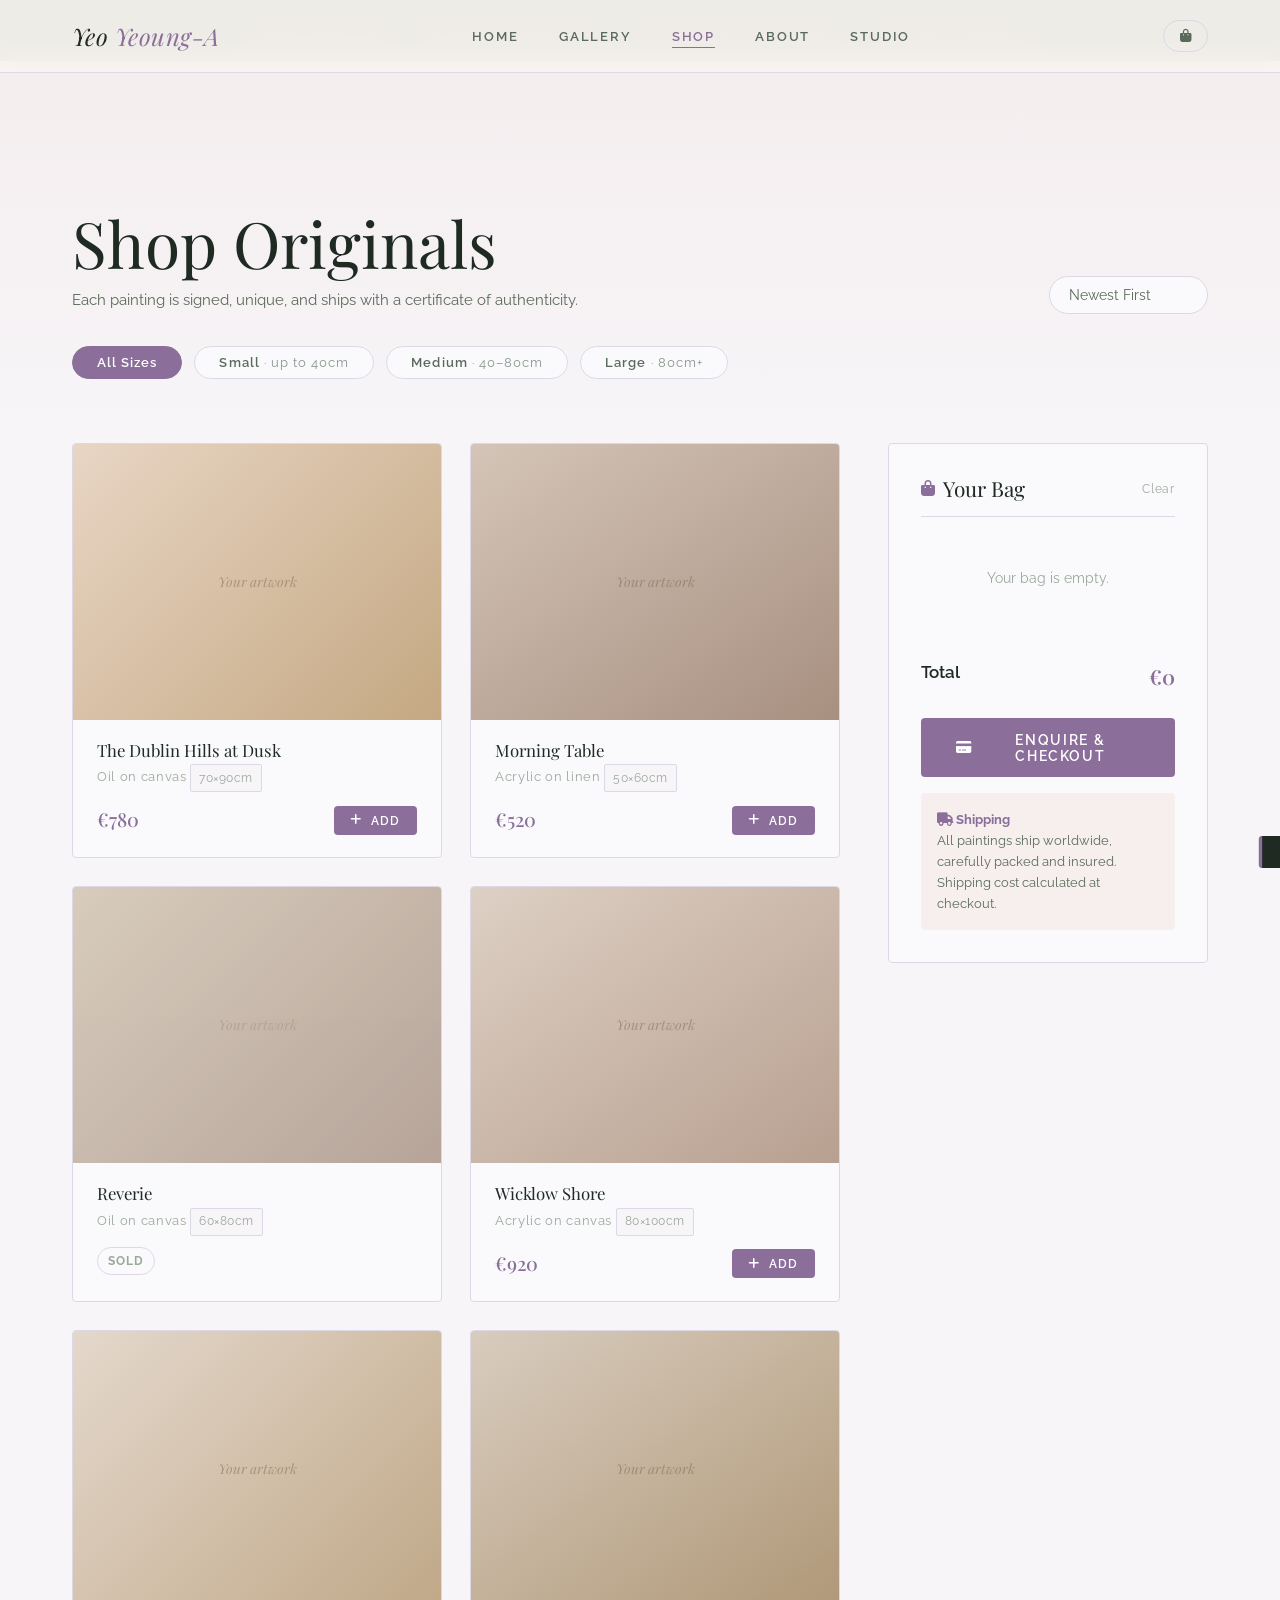
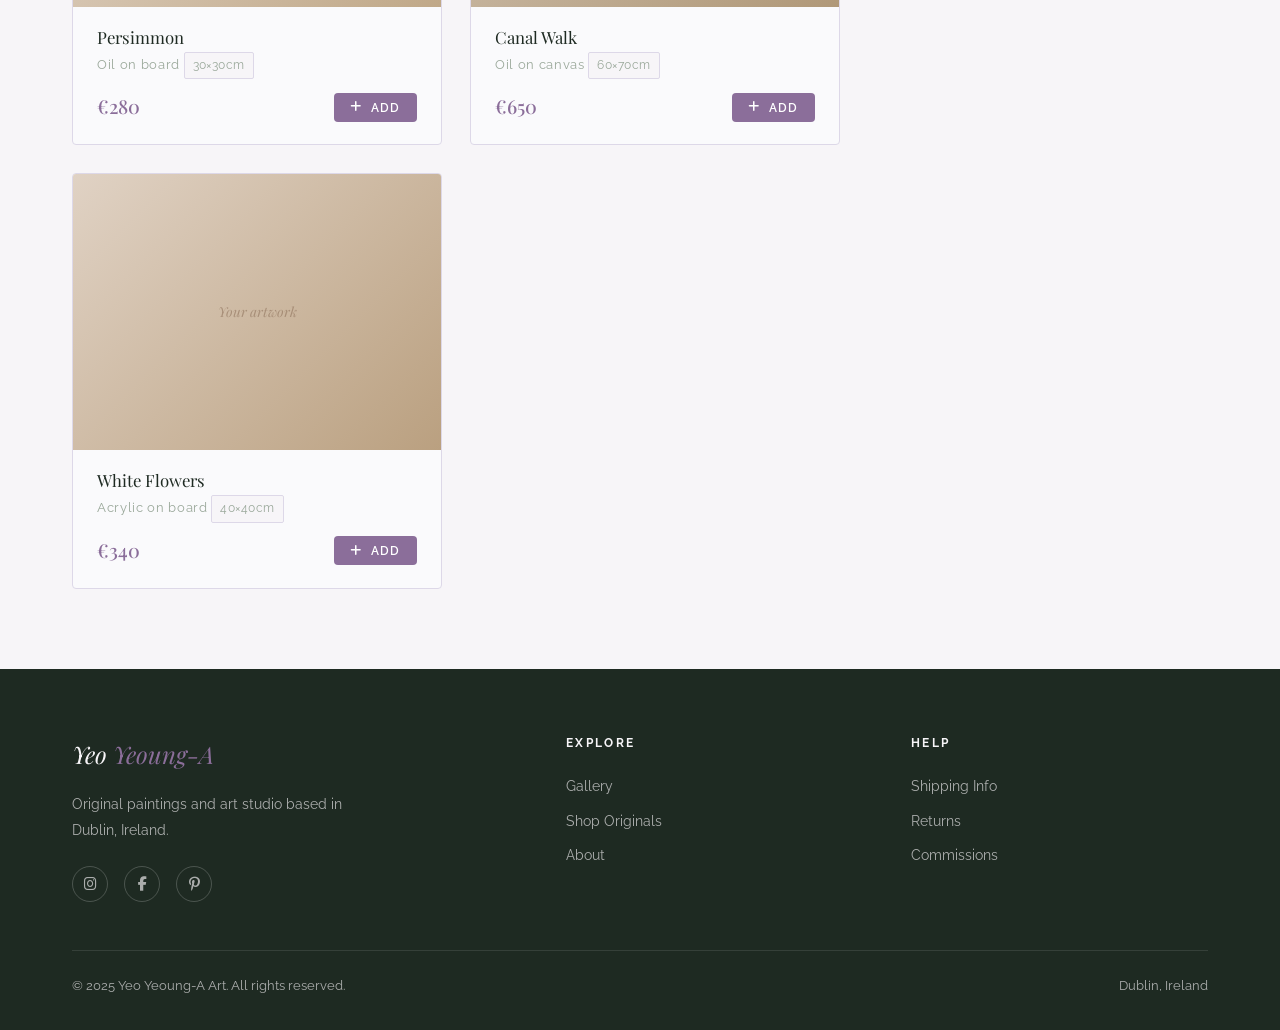
<file: shop.html>
<!DOCTYPE html>
<html lang="en">
<head>
  <meta charset="UTF-8">
  <meta name="viewport" content="width=device-width, initial-scale=1.0">
  <title>Shop · Yeo Yeoung-A Art</title>
  <meta name="description" content="Buy original paintings by Yeo Yeoung-A — each one a unique, signed original.">
  <link rel="preconnect" href="https://fonts.googleapis.com">
  <link rel="stylesheet" href="css/style.css">
  <link rel="stylesheet" href="https://cdnjs.cloudflare.com/ajax/libs/font-awesome/6.5.0/css/all.min.css">
  <style>
    /* Artwork placeholders */
    .ap { width:100%;height:100%;display:flex;align-items:center;justify-content:center;
      font-family:var(--font-serif);font-style:italic;color:rgba(122,92,68,0.45);font-size:0.85rem; }
    .ap-1{background:linear-gradient(135deg,#E8D5C4,#C4A882);}
    .ap-2{background:linear-gradient(145deg,#D4C5B8,#A89080);}
    .ap-3{background:linear-gradient(135deg,#C8B8A2,#9A8070);}
    .ap-4{background:linear-gradient(145deg,#DDD0C4,#B8A090);}
    .ap-5{background:linear-gradient(135deg,#E4D8CC,#C0A888);}
    .ap-6{background:linear-gradient(145deg,#D8CCBE,#B09878);}
    .ap-7{background:linear-gradient(135deg,#E0D2C4,#BAA080);}

    .trust-strip {
      background: var(--brown-dark);
      padding: 1.2rem 0;
    }
    .trust-items {
      display: flex;
      justify-content: center;
      gap: 3rem;
      flex-wrap: wrap;
    }
    .trust-item {
      display: flex;
      align-items: center;
      gap: 0.6rem;
      color: rgba(250,247,242,0.75);
      font-size: 0.82rem;
      letter-spacing: 0.05em;
    }
    .trust-item i { color: var(--terracotta); }

    .shop-header-area {
      padding: 9rem 0 3rem;
      background: linear-gradient(180deg,rgba(196,113,75,0.06) 0%,transparent 100%);
    }
    .shop-top {
      display:flex; justify-content:space-between; align-items:flex-end;
      margin-bottom: 2rem;
      gap: 1rem;
      flex-wrap: wrap;
    }
    .shop-top h1 { margin-bottom: 0.3rem; }
    .shop-top p { color: var(--brown-mid); font-size:0.95rem; }

    .sort-select {
      padding: 0.6rem 1.2rem;
      border: 1.5px solid var(--border);
      border-radius: 2rem;
      background: var(--warm-white);
      color: var(--brown-mid);
      font-family: var(--font-sans);
      font-size: 0.85rem;
      appearance: none;
      cursor: pointer;
    }

    .cart-sidebar-head {
      display: flex;
      align-items: center;
      justify-content: space-between;
      margin-bottom: 1rem;
      padding-bottom: 1rem;
      border-bottom: 1px solid var(--border);
    }
    .cart-sidebar-head h3 { margin-bottom: 0; border: none; padding: 0; }

    .shipping-note {
      background: rgba(196,113,75,0.08);
      border-radius: var(--radius);
      padding: 1rem;
      font-size: 0.82rem;
      color: var(--brown-mid);
      margin-top: 1rem;
      line-height: 1.6;
    }
    .shipping-note strong { color: var(--terracotta); }

    .size-badge {
      display: inline-block;
      background: var(--cream);
      border: 1px solid var(--border);
      border-radius: 2px;
      padding: 0.15rem 0.5rem;
      font-size: 0.75rem;
      color: var(--brown-light);
      letter-spacing: 0.04em;
    }
  </style>
</head>
<body>

<!-- NAVIGATION -->
<nav class="site-nav">
  <div class="nav-inner">
    <a href="index.html" class="nav-logo">Yeo <span>Yeoung-A</span></a>
    <ul class="nav-links">
      <li><a href="index.html">Home</a></li>
      <li><a href="gallery.html">Gallery</a></li>
      <li><a href="shop.html" class="active">Shop</a></li>
      <li><a href="about.html">About</a></li>
      <li><a href="about.html#studio">Studio</a></li>
    </ul>
    <div class="nav-actions">
      <a href="shop.html" class="cart-btn">
        <i class="fa-solid fa-bag-shopping"></i>
        <span class="cart-count hidden">0</span>
      </a>
      <button class="nav-toggle" aria-label="Menu">
        <span></span><span></span><span></span>
      </button>
    </div>
  </div>
</nav>

<!-- TRUST STRIP -->
<div class="trust-strip">
  <div class="container">
    <div class="trust-items">
      <span class="trust-item"><i class="fa-solid fa-certificate"></i> Signed Original</span>
      <span class="trust-item"><i class="fa-solid fa-truck"></i> Shipped Worldwide</span>
      <span class="trust-item"><i class="fa-solid fa-envelope-open-text"></i> Certificate of Authenticity</span>
      <span class="trust-item"><i class="fa-solid fa-shield-halved"></i> Secure Checkout</span>
    </div>
  </div>
</div>

<!-- SHOP HEADER -->
<div class="shop-header-area">
  <div class="container">
    <div class="shop-top">
      <div>
        <h1>Shop Originals</h1>
        <p>Each painting is signed, unique, and ships with a certificate of authenticity.</p>
      </div>
      <select class="sort-select" id="sort-select">
        <option value="newest">Newest First</option>
        <option value="price-asc">Price: Low → High</option>
        <option value="price-desc">Price: High → Low</option>
        <option value="available">Available Only</option>
      </select>
    </div>

    <!-- SIZE FILTER -->
    <div class="filter-bar" style="justify-content:flex-start;margin-bottom:0;">
      <button class="filter-btn active" data-size="all">All Sizes</button>
      <button class="filter-btn" data-size="small">Small <span style="font-weight:400;opacity:0.7;">· up to 40cm</span></button>
      <button class="filter-btn" data-size="medium">Medium <span style="font-weight:400;opacity:0.7;">· 40–80cm</span></button>
      <button class="filter-btn" data-size="large">Large <span style="font-weight:400;opacity:0.7;">· 80cm+</span></button>
    </div>
  </div>
</div>

<!-- SHOP LAYOUT -->
<section class="section" style="padding-top:1rem;">
  <div class="container">
    <div class="shop-layout">

      <!-- PRODUCT GRID -->
      <div class="shop-grid" id="product-grid">

        <!-- Product 1 -->
        <div class="work-card" data-price="780" data-sold="false" data-year="2024" data-size="large">
          <div class="work-card-image">
            <div class="ap ap-1">Your artwork</div>
            <div class="work-card-overlay">
              <button class="overlay-btn" title="Quick View" onclick="quickView('p1')">
                <i class="fa-solid fa-expand"></i>
              </button>
            </div>
          </div>
          <div class="work-card-info">
            <h4>The Dublin Hills at Dusk</h4>
            <p class="medium">Oil on canvas <span class="size-badge">70×90cm</span></p>
            <div class="work-card-price">
              <span class="price">€780</span>
              <button class="btn btn-primary" style="padding:0.45rem 1rem;font-size:0.78rem;"
                onclick="Cart.add({id:'p1',title:'The Dublin Hills at Dusk',price:'780',image:''})">
                <i class="fa-solid fa-plus"></i> Add
              </button>
            </div>
          </div>
        </div>

        <!-- Product 2 -->
        <div class="work-card" data-price="520" data-sold="false" data-year="2024" data-size="medium">
          <div class="work-card-image">
            <div class="ap ap-2">Your artwork</div>
            <div class="work-card-overlay">
              <button class="overlay-btn" title="Quick View" onclick="quickView('p2')">
                <i class="fa-solid fa-expand"></i>
              </button>
            </div>
          </div>
          <div class="work-card-info">
            <h4>Morning Table</h4>
            <p class="medium">Acrylic on linen <span class="size-badge">50×60cm</span></p>
            <div class="work-card-price">
              <span class="price">€520</span>
              <button class="btn btn-primary" style="padding:0.45rem 1rem;font-size:0.78rem;"
                onclick="Cart.add({id:'p2',title:'Morning Table',price:'520',image:''})">
                <i class="fa-solid fa-plus"></i> Add
              </button>
            </div>
          </div>
        </div>

        <!-- Product 3 — SOLD -->
        <div class="work-card" data-price="0" data-sold="true" data-year="2023" data-size="medium">
          <div class="work-card-image" style="opacity:0.7;">
            <div class="ap ap-3">Your artwork</div>
          </div>
          <div class="work-card-info">
            <h4>Reverie</h4>
            <p class="medium">Oil on canvas <span class="size-badge">60×80cm</span></p>
            <div class="work-card-price">
              <span class="sold-badge">Sold</span>
            </div>
          </div>
        </div>

        <!-- Product 4 -->
        <div class="work-card" data-price="920" data-sold="false" data-year="2024" data-size="large">
          <div class="work-card-image">
            <div class="ap ap-4">Your artwork</div>
            <div class="work-card-overlay">
              <button class="overlay-btn" title="Quick View" onclick="quickView('p4')">
                <i class="fa-solid fa-expand"></i>
              </button>
            </div>
          </div>
          <div class="work-card-info">
            <h4>Wicklow Shore</h4>
            <p class="medium">Acrylic on canvas <span class="size-badge">80×100cm</span></p>
            <div class="work-card-price">
              <span class="price">€920</span>
              <button class="btn btn-primary" style="padding:0.45rem 1rem;font-size:0.78rem;"
                onclick="Cart.add({id:'p4',title:'Wicklow Shore',price:'920',image:''})">
                <i class="fa-solid fa-plus"></i> Add
              </button>
            </div>
          </div>
        </div>

        <!-- Product 5 -->
        <div class="work-card" data-price="280" data-sold="false" data-year="2024" data-size="small">
          <div class="work-card-image">
            <div class="ap ap-5">Your artwork</div>
            <div class="work-card-overlay">
              <button class="overlay-btn" title="Quick View" onclick="quickView('p5')">
                <i class="fa-solid fa-expand"></i>
              </button>
            </div>
          </div>
          <div class="work-card-info">
            <h4>Persimmon</h4>
            <p class="medium">Oil on board <span class="size-badge">30×30cm</span></p>
            <div class="work-card-price">
              <span class="price">€280</span>
              <button class="btn btn-primary" style="padding:0.45rem 1rem;font-size:0.78rem;"
                onclick="Cart.add({id:'p5',title:'Persimmon',price:'280',image:''})">
                <i class="fa-solid fa-plus"></i> Add
              </button>
            </div>
          </div>
        </div>

        <!-- Product 6 -->
        <div class="work-card" data-price="650" data-sold="false" data-year="2025" data-size="medium">
          <div class="work-card-image">
            <div class="ap ap-6">Your artwork</div>
            <div class="work-card-overlay">
              <button class="overlay-btn" title="Quick View" onclick="quickView('p6')">
                <i class="fa-solid fa-expand"></i>
              </button>
            </div>
          </div>
          <div class="work-card-info">
            <h4>Canal Walk</h4>
            <p class="medium">Oil on canvas <span class="size-badge">60×70cm</span></p>
            <div class="work-card-price">
              <span class="price">€650</span>
              <button class="btn btn-primary" style="padding:0.45rem 1rem;font-size:0.78rem;"
                onclick="Cart.add({id:'p6',title:'Canal Walk',price:'650',image:''})">
                <i class="fa-solid fa-plus"></i> Add
              </button>
            </div>
          </div>
        </div>

        <!-- Product 7 -->
        <div class="work-card" data-price="340" data-sold="false" data-year="2025" data-size="small">
          <div class="work-card-image">
            <div class="ap ap-7">Your artwork</div>
            <div class="work-card-overlay">
              <button class="overlay-btn" title="Quick View" onclick="quickView('p7')">
                <i class="fa-solid fa-expand"></i>
              </button>
            </div>
          </div>
          <div class="work-card-info">
            <h4>White Flowers</h4>
            <p class="medium">Acrylic on board <span class="size-badge">40×40cm</span></p>
            <div class="work-card-price">
              <span class="price">€340</span>
              <button class="btn btn-primary" style="padding:0.45rem 1rem;font-size:0.78rem;"
                onclick="Cart.add({id:'p7',title:'White Flowers',price:'340',image:''})">
                <i class="fa-solid fa-plus"></i> Add
              </button>
            </div>
          </div>
        </div>

      </div><!-- /product-grid -->

      <!-- CART SIDEBAR -->
      <aside class="cart-sidebar">
        <div class="cart-sidebar-head">
          <h3><i class="fa-solid fa-bag-shopping" style="font-size:1rem;color:var(--terracotta);margin-right:0.5rem;"></i> Your Bag</h3>
          <button onclick="Cart.clear()" style="font-size:0.78rem;color:var(--brown-light);letter-spacing:0.06em;" title="Clear cart">Clear</button>
        </div>

        <div class="cart-items">
          <p class="cart-empty">Your bag is empty.</p>
        </div>

        <div class="cart-total" style="margin-top:1rem;">
          <span>Total</span>
          <span class="total-price">€0</span>
        </div>

        <button class="btn btn-primary btn-checkout" onclick="openCheckout()" disabled>
          <i class="fa-solid fa-credit-card"></i> Enquire & Checkout
        </button>

        <div class="shipping-note">
          <strong><i class="fa-solid fa-truck"></i> Shipping</strong><br>
          All paintings ship worldwide, carefully packed and insured. Shipping cost calculated at checkout.
        </div>
      </aside>

    </div><!-- /shop-layout -->
  </div>
</section>

<!-- FOOTER -->
<footer class="site-footer">
  <div class="container">
    <div class="footer-inner">
      <div class="footer-brand">
        <a href="index.html" class="logo">Yeo <span>Yeoung-A</span></a>
        <p>Original paintings and art studio based in Dublin, Ireland.</p>
        <div class="social-links" style="margin-top:1.5rem;">
          <a href="#" aria-label="Instagram"><i class="fa-brands fa-instagram"></i></a>
          <a href="#" aria-label="Facebook"><i class="fa-brands fa-facebook-f"></i></a>
          <a href="#" aria-label="Pinterest"><i class="fa-brands fa-pinterest-p"></i></a>
        </div>
      </div>
      <div class="footer-col">
        <h5>Explore</h5>
        <a href="gallery.html">Gallery</a>
        <a href="shop.html">Shop Originals</a>
        <a href="about.html">About</a>
      </div>
      <div class="footer-col">
        <h5>Help</h5>
        <a href="about.html#contact">Shipping Info</a>
        <a href="about.html#contact">Returns</a>
        <a href="about.html#commission">Commissions</a>
      </div>
    </div>
    <div class="footer-bottom">
      <span>© 2025 Yeo Yeoung-A Art. All rights reserved.</span>
      <span>Dublin, Ireland</span>
    </div>
  </div>
</footer>

<!-- CHECKOUT MODAL -->
<div class="modal-overlay" id="checkout-modal">
  <div class="modal">
    <button class="modal-close" onclick="closeCheckout()">✕</button>
    <h3>Complete Your Order</h3>
    <p style="color:var(--brown-mid);font-size:0.9rem;margin-bottom:1.5rem;">
      I'll be in touch within 24 hours to confirm your purchase and arrange payment &amp; shipping.
    </p>
    <form class="checkout-form">
      <div class="form-row">
        <div class="form-group">
          <label>First Name</label>
          <input type="text" name="name" placeholder="Your name" required>
        </div>
        <div class="form-group">
          <label>Last Name</label>
          <input type="text" name="lastname" placeholder="Last name" required>
        </div>
      </div>
      <div class="form-group">
        <label>Email Address</label>
        <input type="email" name="email" placeholder="you@email.com" required>
      </div>
      <div class="form-group">
        <label>Country / Region</label>
        <input type="text" name="country" placeholder="e.g. Ireland, Germany, South Korea…">
      </div>
      <div class="form-group">
        <label>Message (optional)</label>
        <textarea name="message" placeholder="Any questions, gift wrapping requests, etc."></textarea>
      </div>
      <button type="submit" class="btn btn-primary" style="width:100%;justify-content:center;">
        <i class="fa-solid fa-paper-plane"></i> Send Order Enquiry
      </button>
      <p class="form-note" style="text-align:center;margin-top:0.75rem;">
        Payment details will be shared via email. All originals ship insured.
      </p>
    </form>
  </div>
</div>

<!-- Toast -->
<div class="toast"></div>

<script src="js/cart.js"></script>
<script>
  // Sort
  document.getElementById('sort-select').addEventListener('change', function() {
    const grid = document.getElementById('product-grid');
    const cards = Array.from(grid.querySelectorAll('.work-card'));
    const val = this.value;
    cards.sort((a,b) => {
      if (val === 'price-asc') return parseFloat(a.dataset.price) - parseFloat(b.dataset.price);
      if (val === 'price-desc') return parseFloat(b.dataset.price) - parseFloat(a.dataset.price);
      if (val === 'newest') return parseInt(b.dataset.year) - parseInt(a.dataset.year);
      if (val === 'available') {
        const as = a.dataset.sold === 'true' ? 1 : 0;
        const bs = b.dataset.sold === 'true' ? 1 : 0;
        return as - bs;
      }
      return 0;
    });
    cards.forEach(c => grid.appendChild(c));
  });

  // Size filter
  document.querySelectorAll('[data-size-filter], .filter-bar [data-size]').forEach(btn => {
    btn.addEventListener('click', function() {
      document.querySelectorAll('.filter-bar [data-size]').forEach(b => b.classList.remove('active'));
      this.classList.add('active');
      const size = this.dataset.size;
      document.querySelectorAll('#product-grid .work-card').forEach(card => {
        card.style.display = (size === 'all' || card.dataset.size === size) ? '' : 'none';
      });
    });
  });

  function quickView(id) {
    showToast('View the full gallery for detailed information.');
  }
</script>
</body>
</html>
</file>
<file: css/style.css>
/* ===================================
   Yeo Yeoung-A Art - Main Stylesheet
   Palette drawn from the paintings
=================================== */

@import url('https://fonts.googleapis.com/css2?family=Playfair+Display:ital,wght@0,400;0,500;0,700;1,400;1,500&family=Raleway:wght@300;400;500;600&family=Cormorant+Garamond:ital,wght@0,300;0,400;1,300;1,400&display=swap');

/* --- Variables --- */
:root {
  /* Backgrounds — from luminous whites of the white peony */
  --cream:      #F7F5F8;
  --warm-white: #FAFAFC;

  /* Primary accent — from pink peony petals */
  --terracotta: #8B6E9A;
  --terracotta-dark: #72578A;

  /* Secondary — from shadows in the pink peony */
  --dusty-rose: #B89AB8;

  /* Sage — from foliage grey-greens */
  --sage:       #7A8A72;

  /* Dark — deep green-grey, like dark foliage */
  --brown-dark: #1E2A22;
  --brown-mid:  #5A6A5A;
  --brown-light:#9AA89A;

  /* Border — cool lavender-grey */
  --border:     #DDD8E8;

  /* Amber accent — from flower centres */
  --amber:      #C49820;

  --shadow:       rgba(30,42,34,0.08);
  --shadow-hover: rgba(30,42,34,0.16);
  --font-serif: 'Playfair Display', Georgia, serif;
  --font-sans:  'Raleway', sans-serif;
  --font-light: 'Cormorant Garamond', serif;
  --transition: 0.35s ease;
  --radius:     4px;
  --max-width:  1200px;
}

/* --- Reset & Base --- */
*, *::before, *::after { box-sizing: border-box; margin: 0; padding: 0; }

html { scroll-behavior: smooth; }

body {
  background: var(--cream);
  color: var(--brown-dark);
  font-family: var(--font-sans);
  font-weight: 400;
  font-size: 16px;
  line-height: 1.75;
  -webkit-font-smoothing: antialiased;
}

img { display: block; max-width: 100%; }
a  { color: inherit; text-decoration: none; }
ul { list-style: none; }
button { cursor: pointer; border: none; background: none; font-family: inherit; }

/* --- Typography --- */
h1, h2, h3, h4 {
  font-family: var(--font-serif);
  line-height: 1.2;
  font-weight: 400;
}
h1 { font-size: clamp(2.4rem, 5vw, 4rem); }
h2 { font-size: clamp(1.8rem, 3.5vw, 2.8rem); }
h3 { font-size: clamp(1.3rem, 2.5vw, 1.9rem); }
h4 { font-size: 1.2rem; }

.subtext {
  font-family: var(--font-light);
  font-size: 1.15rem;
  color: var(--brown-mid);
  letter-spacing: 0.03em;
}

/* --- Layout --- */
.container { max-width: var(--max-width); margin: 0 auto; padding: 0 2rem; }
.section    { padding: 5rem 0; }
.section-sm { padding: 3rem 0; }

/* --- Section Headings --- */
.section-heading {
  text-align: center;
  margin-bottom: 3.5rem;
}
.section-heading .eyebrow {
  display: block;
  font-family: var(--font-sans);
  font-size: 0.75rem;
  font-weight: 600;
  letter-spacing: 0.25em;
  text-transform: uppercase;
  color: var(--terracotta);
  margin-bottom: 0.75rem;
}
.section-heading h2 { color: var(--brown-dark); }
.section-heading p {
  max-width: 540px;
  margin: 1rem auto 0;
  color: var(--brown-mid);
  font-size: 1.05rem;
}

/* --- Buttons --- */
.btn {
  display: inline-flex;
  align-items: center;
  gap: 0.5rem;
  padding: 0.85rem 2.2rem;
  font-family: var(--font-sans);
  font-size: 0.85rem;
  font-weight: 600;
  letter-spacing: 0.12em;
  text-transform: uppercase;
  border-radius: var(--radius);
  transition: all var(--transition);
  cursor: pointer;
}

.btn-primary {
  background: var(--terracotta);
  color: #fff;
}
.btn-primary:hover {
  background: var(--terracotta-dark);
  transform: translateY(-2px);
  box-shadow: 0 6px 20px rgba(196,113,75,0.35);
}

.btn-outline {
  border: 1.5px solid var(--terracotta);
  color: var(--terracotta);
  background: transparent;
}
.btn-outline:hover {
  background: var(--terracotta);
  color: #fff;
  transform: translateY(-2px);
}

.btn-ghost {
  color: var(--brown-mid);
  border: 1.5px solid var(--border);
}
.btn-ghost:hover {
  border-color: var(--terracotta);
  color: var(--terracotta);
}

/* ===================================
   NAVIGATION
=================================== */
.site-nav {
  position: fixed;
  top: 0; left: 0; right: 0;
  z-index: 1000;
  background: rgba(250,247,242,0.95);
  backdrop-filter: blur(12px);
  border-bottom: 1px solid var(--border);
  transition: box-shadow var(--transition);
}
.site-nav.scrolled { box-shadow: 0 2px 20px var(--shadow); }

.nav-inner {
  display: flex;
  align-items: center;
  justify-content: space-between;
  max-width: var(--max-width);
  margin: 0 auto;
  padding: 0 2rem;
  height: 72px;
}

.nav-logo {
  font-family: var(--font-serif);
  font-size: 1.5rem;
  font-style: italic;
  color: var(--brown-dark);
  letter-spacing: 0.02em;
}
.nav-logo span { color: var(--terracotta); }

.nav-links {
  display: flex;
  align-items: center;
  gap: 2.5rem;
}
.nav-links a {
  font-size: 0.82rem;
  font-weight: 600;
  letter-spacing: 0.14em;
  text-transform: uppercase;
  color: var(--brown-mid);
  transition: color var(--transition);
  position: relative;
}
.nav-links a::after {
  content: '';
  position: absolute;
  bottom: -4px; left: 0;
  width: 0; height: 1.5px;
  background: var(--terracotta);
  transition: width var(--transition);
}
.nav-links a:hover, .nav-links a.active {
  color: var(--terracotta);
}
.nav-links a:hover::after, .nav-links a.active::after { width: 100%; }

.nav-actions {
  display: flex;
  align-items: center;
  gap: 1rem;
}

.cart-btn {
  position: relative;
  display: flex;
  align-items: center;
  gap: 0.4rem;
  padding: 0.5rem 1rem;
  border-radius: 2rem;
  border: 1.5px solid var(--border);
  font-size: 0.82rem;
  font-weight: 600;
  color: var(--brown-mid);
  transition: all var(--transition);
}
.cart-btn:hover { border-color: var(--terracotta); color: var(--terracotta); }
.cart-count {
  background: var(--terracotta);
  color: #fff;
  font-size: 0.7rem;
  font-weight: 700;
  min-width: 18px;
  height: 18px;
  border-radius: 50%;
  display: flex;
  align-items: center;
  justify-content: center;
}
.cart-count.hidden { display: none; }

.nav-toggle {
  display: none;
  flex-direction: column;
  gap: 5px;
  padding: 4px;
}
.nav-toggle span {
  display: block;
  width: 22px; height: 2px;
  background: var(--brown-dark);
  transition: all var(--transition);
}

/* ===================================
   HERO
=================================== */
.hero {
  min-height: 100vh;
  display: flex;
  align-items: center;
  position: relative;
  overflow: hidden;
  padding-top: 72px;
}

.hero-bg {
  position: absolute;
  inset: 0;
  background:
    radial-gradient(ellipse 60% 80% at 70% 50%, rgba(139,110,154,0.07) 0%, transparent 70%),
    radial-gradient(ellipse 40% 60% at 20% 80%, rgba(184,154,184,0.08) 0%, transparent 60%);
}

.hero-content {
  display: grid;
  grid-template-columns: 1fr 1fr;
  gap: 4rem;
  align-items: center;
  max-width: var(--max-width);
  margin: 0 auto;
  padding: 4rem 2rem;
  position: relative;
  z-index: 1;
}

.hero-text .eyebrow {
  display: inline-block;
  font-size: 0.75rem;
  font-weight: 600;
  letter-spacing: 0.25em;
  text-transform: uppercase;
  color: var(--terracotta);
  margin-bottom: 1.5rem;
}

.hero-text h1 {
  color: var(--brown-dark);
  margin-bottom: 0.5rem;
}
.hero-text h1 em {
  font-style: italic;
  color: var(--terracotta);
}

.hero-tagline {
  font-family: var(--font-light);
  font-size: 1.3rem;
  color: var(--brown-mid);
  margin: 1.2rem 0 2.5rem;
  line-height: 1.6;
}

.hero-actions { display: flex; gap: 1rem; flex-wrap: wrap; }

.hero-image {
  position: relative;
}
.hero-image-frame {
  position: relative;
  border-radius: 2px;
  overflow: hidden;
  aspect-ratio: 4/5;
  background: var(--border);
}
.hero-image-frame img {
  width: 100%; height: 100%;
  object-fit: cover;
  transition: transform 0.8s ease;
}
.hero-image-frame:hover img { transform: scale(1.03); }

.hero-image-accent {
  position: absolute;
  bottom: -1.5rem;
  left: -1.5rem;
  width: 60%;
  height: 60%;
  border: 2px solid var(--terracotta);
  border-radius: 2px;
  z-index: -1;
  opacity: 0.4;
}

.hero-scroll {
  position: absolute;
  bottom: 2rem;
  left: 50%;
  transform: translateX(-50%);
  display: flex;
  flex-direction: column;
  align-items: center;
  gap: 0.5rem;
  color: var(--brown-light);
  font-size: 0.72rem;
  letter-spacing: 0.15em;
  text-transform: uppercase;
  animation: bounce 2s infinite;
}
.hero-scroll::after {
  content: '';
  display: block;
  width: 1px;
  height: 40px;
  background: var(--brown-light);
}

@keyframes bounce {
  0%, 100% { transform: translateX(-50%) translateY(0); }
  50%       { transform: translateX(-50%) translateY(6px); }
}

/* ===================================
   FEATURED WORKS
=================================== */
.works-grid {
  display: grid;
  grid-template-columns: repeat(auto-fill, minmax(300px, 1fr));
  gap: 2rem;
}

.work-card {
  background: var(--warm-white);
  border-radius: var(--radius);
  overflow: hidden;
  transition: transform var(--transition), box-shadow var(--transition);
  border: 1px solid var(--border);
}
.work-card:hover {
  transform: translateY(-6px);
  box-shadow: 0 16px 40px var(--shadow-hover);
}

.work-card-image {
  position: relative;
  aspect-ratio: 4/3;
  overflow: hidden;
  background: var(--border);
}
.work-card-image img {
  width: 100%; height: 100%;
  object-fit: cover;
  transition: transform 0.6s ease;
}
.work-card:hover .work-card-image img { transform: scale(1.05); }

.work-card-overlay {
  position: absolute;
  inset: 0;
  background: rgba(61,43,31,0.5);
  display: flex;
  align-items: center;
  justify-content: center;
  gap: 1rem;
  opacity: 0;
  transition: opacity var(--transition);
}
.work-card:hover .work-card-overlay { opacity: 1; }

.overlay-btn {
  width: 44px; height: 44px;
  border-radius: 50%;
  background: rgba(255,255,255,0.9);
  display: flex;
  align-items: center;
  justify-content: center;
  color: var(--brown-dark);
  font-size: 1.1rem;
  transition: all var(--transition);
}
.overlay-btn:hover {
  background: var(--terracotta);
  color: #fff;
  transform: scale(1.1);
}

.work-card-info { padding: 1.25rem 1.5rem; }
.work-card-info h4 {
  font-family: var(--font-serif);
  font-size: 1.05rem;
  color: var(--brown-dark);
  margin-bottom: 0.3rem;
}
.work-card-info .medium {
  font-size: 0.82rem;
  color: var(--brown-light);
  letter-spacing: 0.05em;
  margin-bottom: 0.7rem;
}
.work-card-price {
  display: flex;
  align-items: center;
  justify-content: space-between;
}
.work-card-price .price {
  font-family: var(--font-serif);
  font-size: 1.2rem;
  color: var(--terracotta);
  font-weight: 500;
}
.work-card-price .sold-badge {
  font-size: 0.72rem;
  font-weight: 700;
  letter-spacing: 0.1em;
  text-transform: uppercase;
  color: var(--brown-light);
  border: 1px solid var(--border);
  padding: 0.2rem 0.6rem;
  border-radius: 2rem;
}

/* ===================================
   ABOUT STRIP
=================================== */
.about-strip {
  background: var(--brown-dark);
  color: var(--cream);
  padding: 5rem 0;
}

.about-strip-inner {
  display: grid;
  grid-template-columns: 1fr 1fr;
  gap: 4rem;
  align-items: center;
}

.about-strip-image {
  position: relative;
}
.about-strip-image img {
  width: 100%;
  aspect-ratio: 3/4;
  object-fit: cover;
  border-radius: var(--radius);
}
.about-strip-image-badge {
  position: absolute;
  bottom: 2rem;
  right: -1.5rem;
  background: var(--terracotta);
  color: #fff;
  padding: 1rem 1.5rem;
  text-align: center;
  border-radius: var(--radius);
}
.about-strip-image-badge .num {
  font-family: var(--font-serif);
  font-size: 2.5rem;
  font-weight: 700;
  line-height: 1;
  display: block;
}
.about-strip-image-badge .label {
  font-size: 0.78rem;
  letter-spacing: 0.08em;
  opacity: 0.9;
}

.about-strip-text .eyebrow {
  font-size: 0.75rem;
  font-weight: 600;
  letter-spacing: 0.25em;
  text-transform: uppercase;
  color: var(--amber);
  display: block;
  margin-bottom: 1rem;
}
.about-strip-text h2 { color: var(--cream); margin-bottom: 1.5rem; }
.about-strip-text p {
  color: rgba(247,245,248,0.75);
  line-height: 1.85;
  margin-bottom: 1.2rem;
}
.about-strip-text .btn-outline {
  border-color: var(--amber);
  color: var(--amber);
  margin-top: 1rem;
}
.about-strip-text .btn-outline:hover {
  background: var(--amber);
  color: #fff;
}

/* ===================================
   STUDIO / CLASSES
=================================== */
.classes-grid {
  display: grid;
  grid-template-columns: repeat(auto-fill, minmax(260px, 1fr));
  gap: 1.5rem;
}

.class-card {
  border: 1.5px solid var(--border);
  border-radius: var(--radius);
  padding: 2rem 1.75rem;
  background: var(--warm-white);
  transition: all var(--transition);
}
.class-card:hover {
  border-color: var(--terracotta);
  box-shadow: 0 8px 24px var(--shadow);
  transform: translateY(-4px);
}
.class-icon {
  font-size: 2rem;
  margin-bottom: 1rem;
}
.class-card h4 {
  margin-bottom: 0.5rem;
  color: var(--brown-dark);
}
.class-card p {
  font-size: 0.92rem;
  color: var(--brown-mid);
  line-height: 1.7;
}

/* ===================================
   GALLERY PAGE
=================================== */
.page-hero {
  padding: 10rem 0 4rem;
  text-align: center;
  background: linear-gradient(180deg, rgba(196,113,75,0.06) 0%, transparent 100%);
}
.page-hero .eyebrow {
  display: block;
  font-size: 0.75rem;
  font-weight: 600;
  letter-spacing: 0.25em;
  text-transform: uppercase;
  color: var(--terracotta);
  margin-bottom: 1rem;
}
.page-hero h1 { margin-bottom: 1rem; }
.page-hero p { max-width: 500px; margin: 0 auto; color: var(--brown-mid); }

.filter-bar {
  display: flex;
  flex-wrap: wrap;
  justify-content: center;
  gap: 0.75rem;
  margin-bottom: 3rem;
}
.filter-btn {
  padding: 0.5rem 1.5rem;
  border-radius: 2rem;
  border: 1.5px solid var(--border);
  font-size: 0.82rem;
  font-weight: 600;
  letter-spacing: 0.08em;
  color: var(--brown-mid);
  background: var(--warm-white);
  transition: all var(--transition);
}
.filter-btn:hover, .filter-btn.active {
  border-color: var(--terracotta);
  background: var(--terracotta);
  color: #fff;
}

.gallery-masonry {
  columns: 3;
  column-gap: 1.5rem;
}
.gallery-item {
  break-inside: avoid;
  margin-bottom: 1.5rem;
  position: relative;
  overflow: hidden;
  border-radius: var(--radius);
  cursor: pointer;
}
.gallery-item img {
  width: 100%;
  display: block;
  transition: transform 0.6s ease;
}
.gallery-item:hover img { transform: scale(1.04); }
.gallery-item-caption {
  position: absolute;
  bottom: 0; left: 0; right: 0;
  padding: 1.5rem 1rem 1rem;
  background: linear-gradient(to top, rgba(61,43,31,0.75) 0%, transparent 100%);
  color: #fff;
  opacity: 0;
  transform: translateY(8px);
  transition: all var(--transition);
}
.gallery-item:hover .gallery-item-caption {
  opacity: 1;
  transform: translateY(0);
}
.gallery-item-caption h4 {
  font-size: 1rem;
  font-family: var(--font-serif);
}
.gallery-item-caption span {
  font-size: 0.8rem;
  opacity: 0.8;
}

/* ===================================
   LIGHTBOX
=================================== */
.lightbox {
  position: fixed;
  inset: 0;
  z-index: 2000;
  background: rgba(30,20,15,0.92);
  display: flex;
  align-items: center;
  justify-content: center;
  padding: 2rem;
  opacity: 0;
  pointer-events: none;
  transition: opacity 0.3s ease;
}
.lightbox.open {
  opacity: 1;
  pointer-events: all;
}
.lightbox-inner {
  position: relative;
  max-width: 900px;
  width: 100%;
  background: var(--warm-white);
  border-radius: var(--radius);
  overflow: hidden;
  display: grid;
  grid-template-columns: 1.4fr 1fr;
  max-height: 90vh;
}
.lightbox-img {
  background: var(--border);
  aspect-ratio: 4/5;
}
.lightbox-img img {
  width: 100%; height: 100%;
  object-fit: cover;
}
.lightbox-info {
  padding: 2.5rem 2rem;
  overflow-y: auto;
  display: flex;
  flex-direction: column;
}
.lightbox-info h3 {
  font-size: 1.6rem;
  color: var(--brown-dark);
  margin-bottom: 0.5rem;
}
.lightbox-info .medium {
  font-size: 0.85rem;
  color: var(--brown-light);
  letter-spacing: 0.05em;
  margin-bottom: 1.5rem;
}
.lightbox-info p {
  font-size: 0.95rem;
  color: var(--brown-mid);
  line-height: 1.8;
  margin-bottom: 2rem;
  flex: 1;
}
.lightbox-price {
  font-family: var(--font-serif);
  font-size: 2rem;
  color: var(--terracotta);
  margin-bottom: 1.5rem;
}
.lightbox-close {
  position: absolute;
  top: 1rem; right: 1rem;
  width: 36px; height: 36px;
  border-radius: 50%;
  background: var(--brown-dark);
  color: #fff;
  font-size: 1.1rem;
  display: flex;
  align-items: center;
  justify-content: center;
  z-index: 10;
  transition: background var(--transition);
}
.lightbox-close:hover { background: var(--terracotta); }

/* ===================================
   SHOP PAGE
=================================== */
.shop-layout {
  display: grid;
  grid-template-columns: 1fr 320px;
  gap: 3rem;
  align-items: start;
}

.shop-grid {
  display: grid;
  grid-template-columns: repeat(auto-fill, minmax(260px, 1fr));
  gap: 1.75rem;
}

/* CART SIDEBAR */
.cart-sidebar {
  position: sticky;
  top: 100px;
  background: var(--warm-white);
  border: 1.5px solid var(--border);
  border-radius: var(--radius);
  padding: 2rem;
}
.cart-sidebar h3 {
  font-size: 1.3rem;
  margin-bottom: 1.5rem;
  padding-bottom: 1rem;
  border-bottom: 1px solid var(--border);
  display: flex;
  align-items: center;
  justify-content: space-between;
}
.cart-items { min-height: 80px; }
.cart-empty {
  color: var(--brown-light);
  font-size: 0.9rem;
  text-align: center;
  padding: 2rem 0;
}
.cart-item {
  display: flex;
  gap: 0.75rem;
  padding: 0.75rem 0;
  border-bottom: 1px solid var(--border);
  align-items: flex-start;
}
.cart-item-img {
  width: 56px; height: 56px;
  object-fit: cover;
  border-radius: 2px;
  flex-shrink: 0;
  background: var(--border);
}
.cart-item-info { flex: 1; }
.cart-item-info h5 {
  font-family: var(--font-serif);
  font-size: 0.92rem;
  color: var(--brown-dark);
  line-height: 1.3;
}
.cart-item-info .item-price {
  font-size: 0.88rem;
  color: var(--terracotta);
  font-weight: 600;
}
.cart-item-remove {
  color: var(--brown-light);
  font-size: 1rem;
  flex-shrink: 0;
  padding: 2px;
  transition: color var(--transition);
}
.cart-item-remove:hover { color: var(--terracotta); }

.cart-total {
  padding: 1.2rem 0 0.5rem;
  display: flex;
  justify-content: space-between;
  font-weight: 600;
  font-size: 1.05rem;
  color: var(--brown-dark);
}
.cart-total .total-price {
  font-family: var(--font-serif);
  font-size: 1.3rem;
  color: var(--terracotta);
}

.cart-sidebar .btn { width: 100%; justify-content: center; margin-top: 1rem; }

/* CHECKOUT MODAL */
.modal-overlay {
  position: fixed;
  inset: 0;
  background: rgba(30,20,15,0.7);
  z-index: 3000;
  display: flex;
  align-items: center;
  justify-content: center;
  padding: 1.5rem;
  opacity: 0;
  pointer-events: none;
  transition: opacity 0.3s ease;
}
.modal-overlay.open {
  opacity: 1;
  pointer-events: all;
}
.modal {
  background: var(--warm-white);
  border-radius: var(--radius);
  padding: 2.5rem;
  width: 100%;
  max-width: 520px;
  position: relative;
  transform: translateY(20px);
  transition: transform 0.3s ease;
}
.modal-overlay.open .modal { transform: translateY(0); }
.modal h3 { margin-bottom: 1.5rem; }
.modal-close {
  position: absolute;
  top: 1.2rem; right: 1.2rem;
  font-size: 1.1rem;
  color: var(--brown-light);
  transition: color var(--transition);
}
.modal-close:hover { color: var(--terracotta); }

.form-group { margin-bottom: 1.2rem; }
.form-group label {
  display: block;
  font-size: 0.82rem;
  font-weight: 600;
  letter-spacing: 0.08em;
  text-transform: uppercase;
  color: var(--brown-mid);
  margin-bottom: 0.4rem;
}
.form-group input, .form-group textarea, .form-group select {
  width: 100%;
  padding: 0.75rem 1rem;
  border: 1.5px solid var(--border);
  border-radius: var(--radius);
  background: var(--cream);
  color: var(--brown-dark);
  font-family: var(--font-sans);
  font-size: 0.95rem;
  transition: border-color var(--transition);
  appearance: none;
}
.form-group input:focus, .form-group textarea:focus, .form-group select:focus {
  outline: none;
  border-color: var(--terracotta);
}
.form-group textarea { resize: vertical; min-height: 90px; }
.form-row {
  display: grid;
  grid-template-columns: 1fr 1fr;
  gap: 1rem;
}
.form-note {
  font-size: 0.82rem;
  color: var(--brown-light);
  margin-top: 0.3rem;
}

/* ===================================
   ABOUT PAGE
=================================== */
.about-hero {
  padding: 10rem 0 5rem;
  background: linear-gradient(135deg, rgba(196,113,75,0.07) 0%, transparent 60%);
}
.about-hero-inner {
  display: grid;
  grid-template-columns: 1fr 1fr;
  gap: 5rem;
  align-items: center;
}
.about-hero-image img {
  width: 100%;
  aspect-ratio: 3/4;
  object-fit: cover;
  border-radius: var(--radius);
}

.about-signature {
  font-family: var(--font-serif);
  font-style: italic;
  font-size: 2.5rem;
  color: var(--terracotta);
  display: block;
  margin-top: 2rem;
}

.stats-row {
  display: grid;
  grid-template-columns: repeat(3, 1fr);
  gap: 2rem;
  padding: 3rem 0;
  border-top: 1px solid var(--border);
  border-bottom: 1px solid var(--border);
  margin: 3rem 0;
}
.stat-item { text-align: center; }
.stat-item .num {
  font-family: var(--font-serif);
  font-size: 2.8rem;
  color: var(--terracotta);
  line-height: 1;
  display: block;
}
.stat-item .label {
  font-size: 0.82rem;
  color: var(--brown-light);
  letter-spacing: 0.08em;
  margin-top: 0.4rem;
}

/* ===================================
   CONTACT / INQUIRY
=================================== */
.contact-section {
  background: var(--warm-white);
  border-radius: var(--radius);
  border: 1.5px solid var(--border);
  padding: 3rem;
  max-width: 640px;
  margin: 0 auto;
}

/* ===================================
   FOOTER
=================================== */
.site-footer {
  background: var(--brown-dark);
  color: rgba(247,245,248,0.65);
  padding: 4rem 0 2rem;
}
.footer-inner {
  display: grid;
  grid-template-columns: 1.5fr 1fr 1fr;
  gap: 3rem;
  padding-bottom: 3rem;
  border-bottom: 1px solid rgba(255,255,255,0.1);
}
.footer-brand .logo {
  font-family: var(--font-serif);
  font-size: 1.5rem;
  font-style: italic;
  color: var(--cream);
  margin-bottom: 1rem;
  display: block;
}
.footer-brand .logo span { color: var(--terracotta); }
.footer-brand p { font-size: 0.9rem; line-height: 1.8; max-width: 280px; }

.footer-col h5 {
  font-family: var(--font-sans);
  font-size: 0.75rem;
  font-weight: 700;
  letter-spacing: 0.2em;
  text-transform: uppercase;
  color: var(--cream);
  margin-bottom: 1.2rem;
}
.footer-col a {
  display: block;
  font-size: 0.9rem;
  margin-bottom: 0.6rem;
  transition: color var(--transition);
}
.footer-col a:hover { color: var(--terracotta); }

.footer-bottom {
  padding-top: 1.5rem;
  display: flex;
  justify-content: space-between;
  align-items: center;
  font-size: 0.82rem;
}

.social-links {
  display: flex;
  gap: 1rem;
}
.social-links a {
  width: 36px; height: 36px;
  border-radius: 50%;
  border: 1px solid rgba(255,255,255,0.2);
  display: flex;
  align-items: center;
  justify-content: center;
  font-size: 0.9rem;
  transition: all var(--transition);
}
.social-links a:hover {
  border-color: var(--terracotta);
  color: var(--terracotta);
}

/* ===================================
   TOAST NOTIFICATION
=================================== */
.toast {
  position: fixed;
  bottom: 2rem;
  right: 2rem;
  background: var(--brown-dark);
  color: var(--cream);
  padding: 1rem 1.5rem;
  border-radius: var(--radius);
  border-left: 4px solid var(--terracotta);
  font-size: 0.9rem;
  z-index: 5000;
  transform: translateX(120%);
  transition: transform 0.4s ease;
  max-width: 300px;
}
.toast.show { transform: translateX(0); }

/* ===================================
   UTILITY
=================================== */
.text-center { text-align: center; }
.mt-2 { margin-top: 2rem; }
.mt-3 { margin-top: 3rem; }
.hidden { display: none !important; }

/* ===================================
   RESPONSIVE
=================================== */
@media (max-width: 1024px) {
  .shop-layout { grid-template-columns: 1fr; }
  .cart-sidebar { position: static; }
  .gallery-masonry { columns: 2; }
}

@media (max-width: 768px) {
  .nav-links { display: none; }
  .nav-toggle { display: flex; }

  .nav-links.open {
    display: flex;
    flex-direction: column;
    position: absolute;
    top: 72px; left: 0; right: 0;
    background: var(--cream);
    padding: 1.5rem 2rem;
    border-bottom: 1px solid var(--border);
    gap: 1.2rem;
    box-shadow: 0 8px 20px var(--shadow);
  }

  .hero-content { grid-template-columns: 1fr; text-align: center; }
  .hero-image { order: -1; max-width: 340px; margin: 0 auto; }
  .hero-actions { justify-content: center; }

  .about-strip-inner { grid-template-columns: 1fr; }
  .about-strip-image-badge { right: 1rem; }

  .footer-inner { grid-template-columns: 1fr; gap: 2rem; }
  .footer-bottom { flex-direction: column; gap: 1rem; text-align: center; }

  .gallery-masonry { columns: 1; }

  .lightbox-inner { grid-template-columns: 1fr; max-height: 95vh; overflow-y: auto; }
  .lightbox-img { aspect-ratio: 4/3; }

  .about-hero-inner { grid-template-columns: 1fr; }
  .stats-row { grid-template-columns: 1fr; gap: 1.5rem; }

  .form-row { grid-template-columns: 1fr; }
}

@media (max-width: 480px) {
  .container { padding: 0 1rem; }
  .section { padding: 3.5rem 0; }
  .btn { padding: 0.75rem 1.5rem; }
}
</file>
